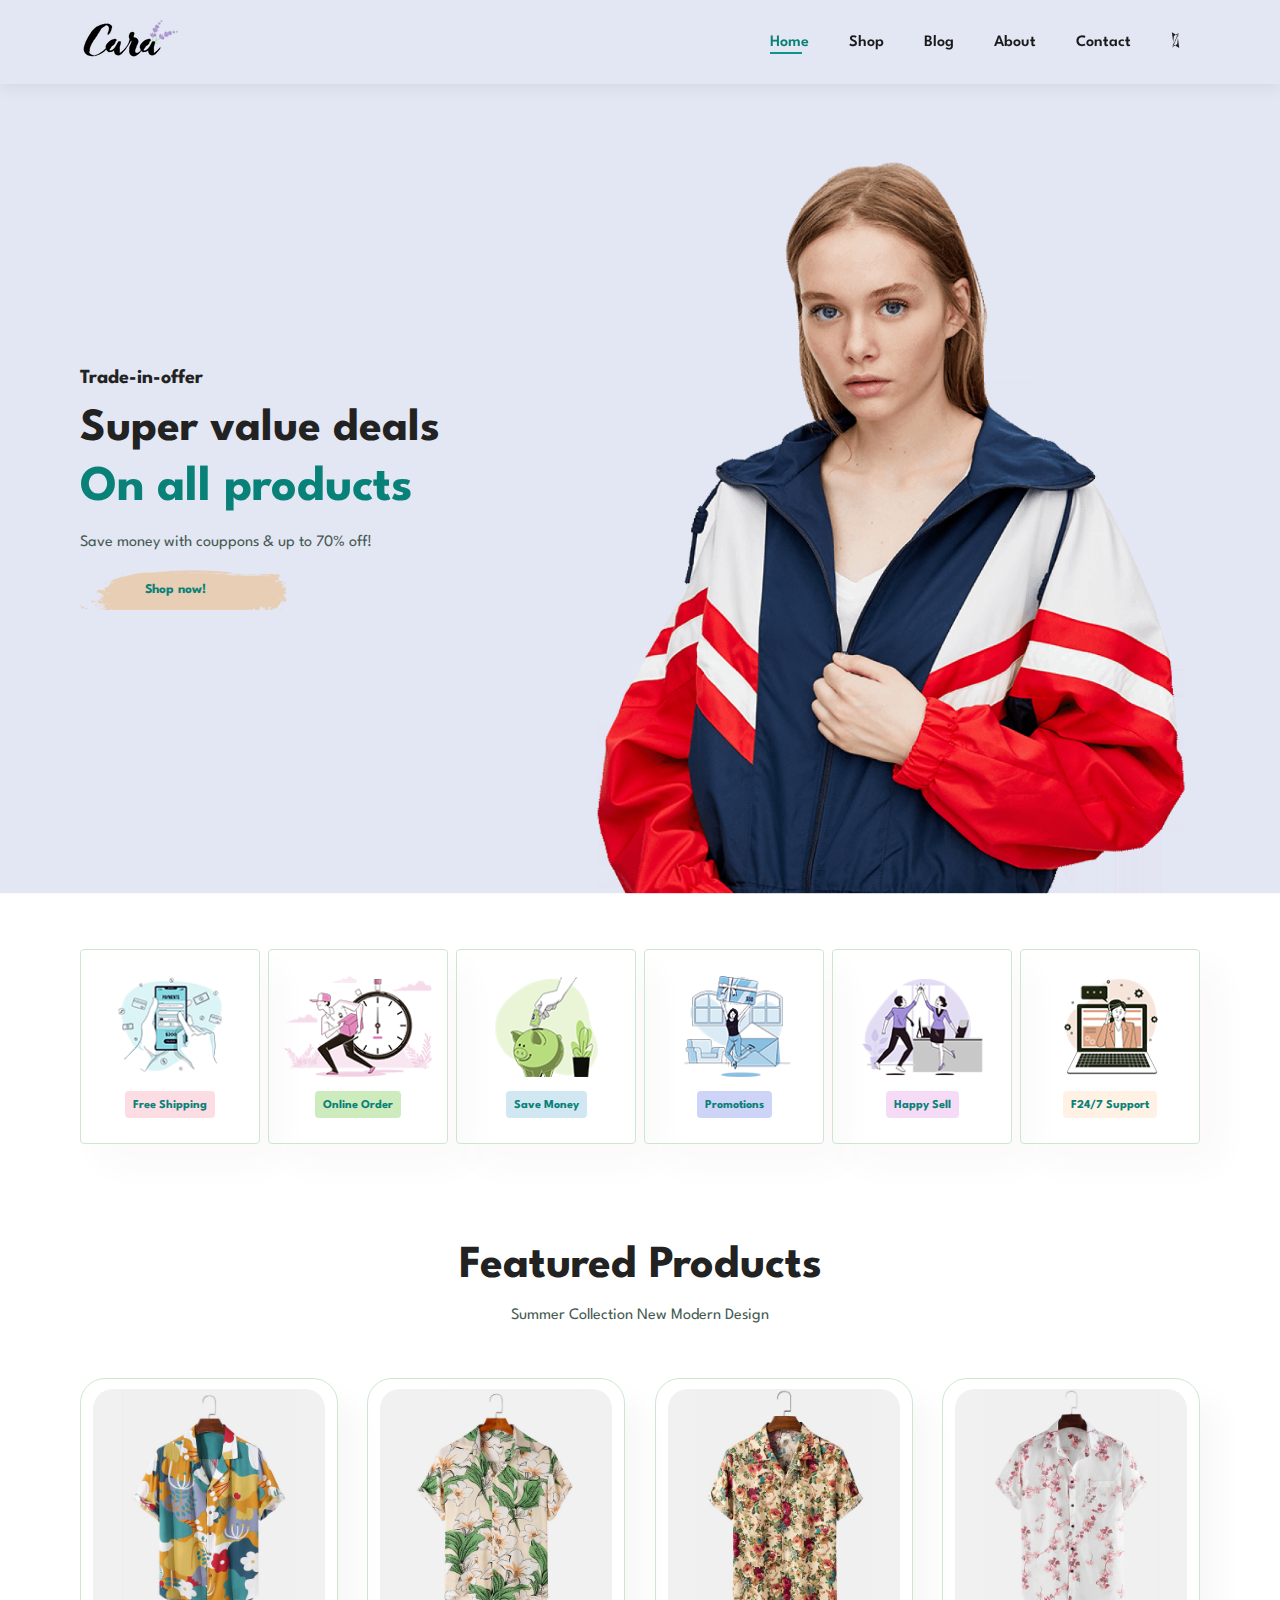
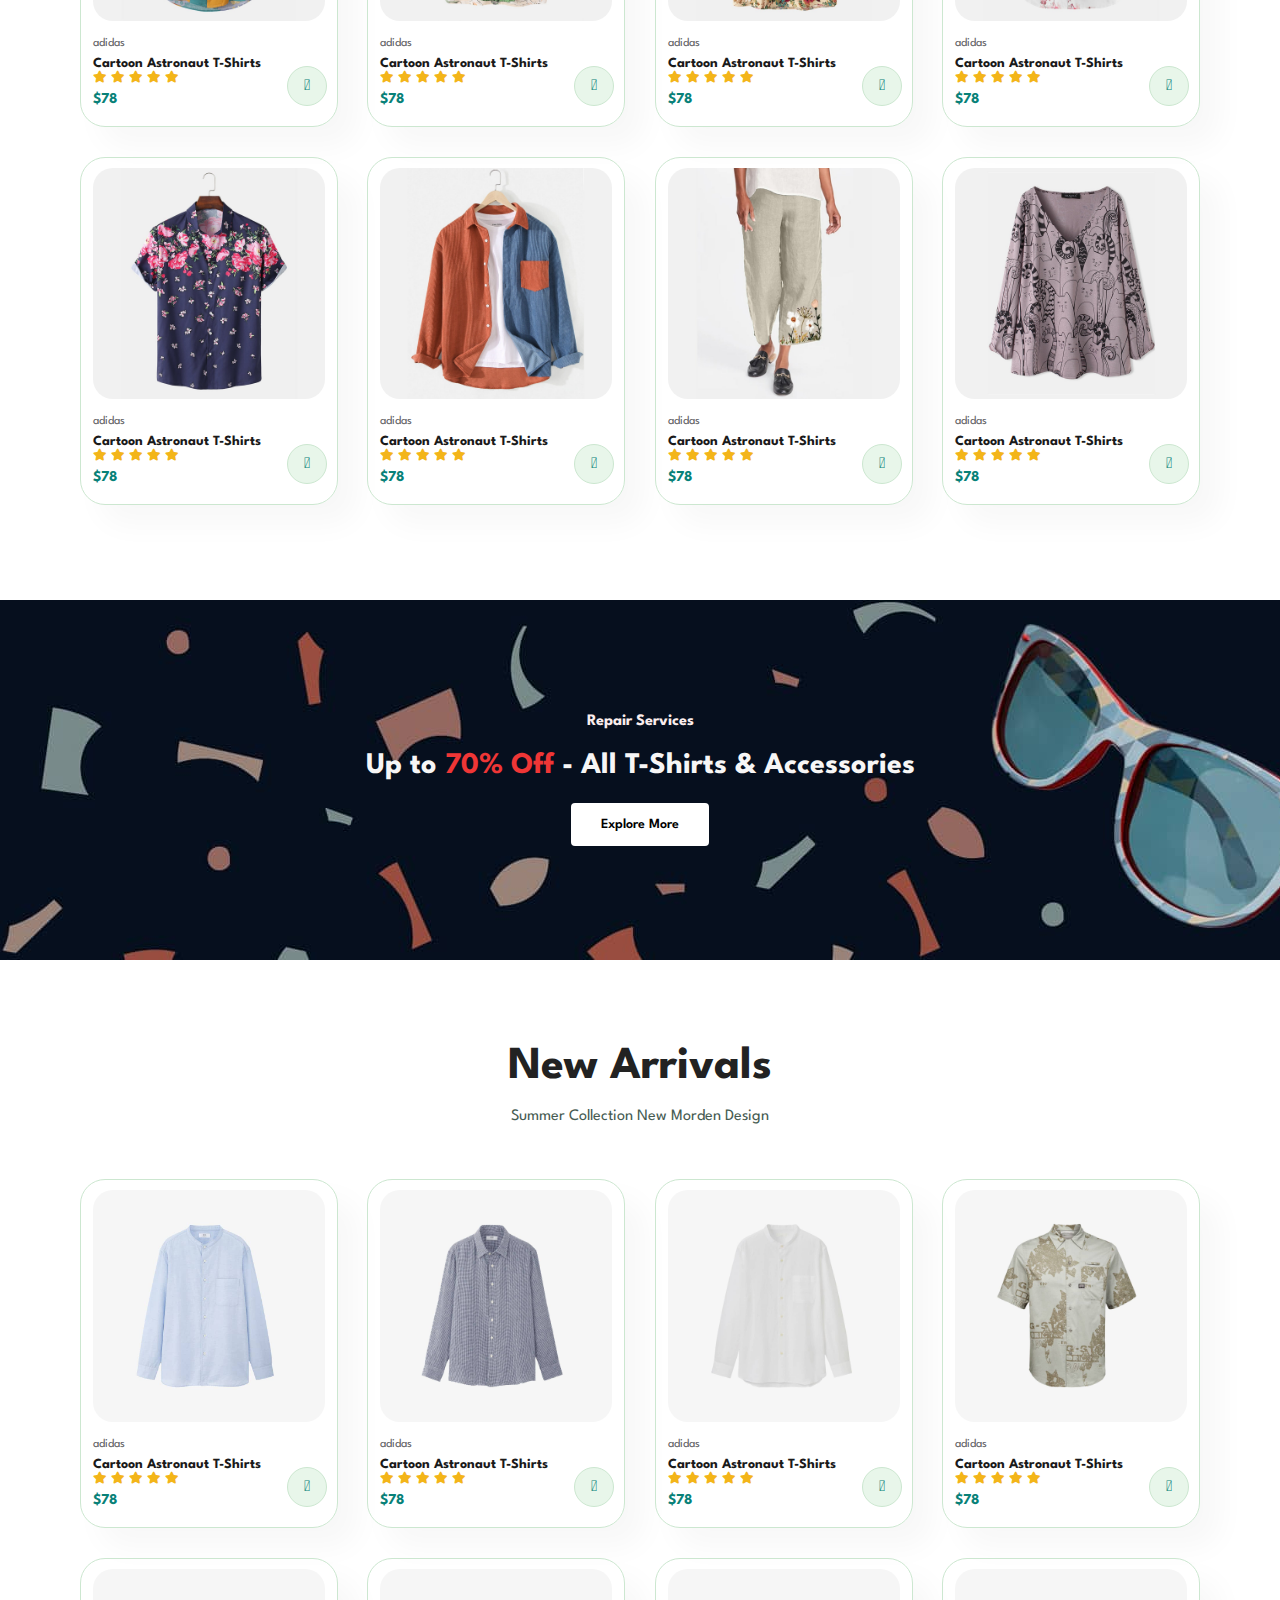
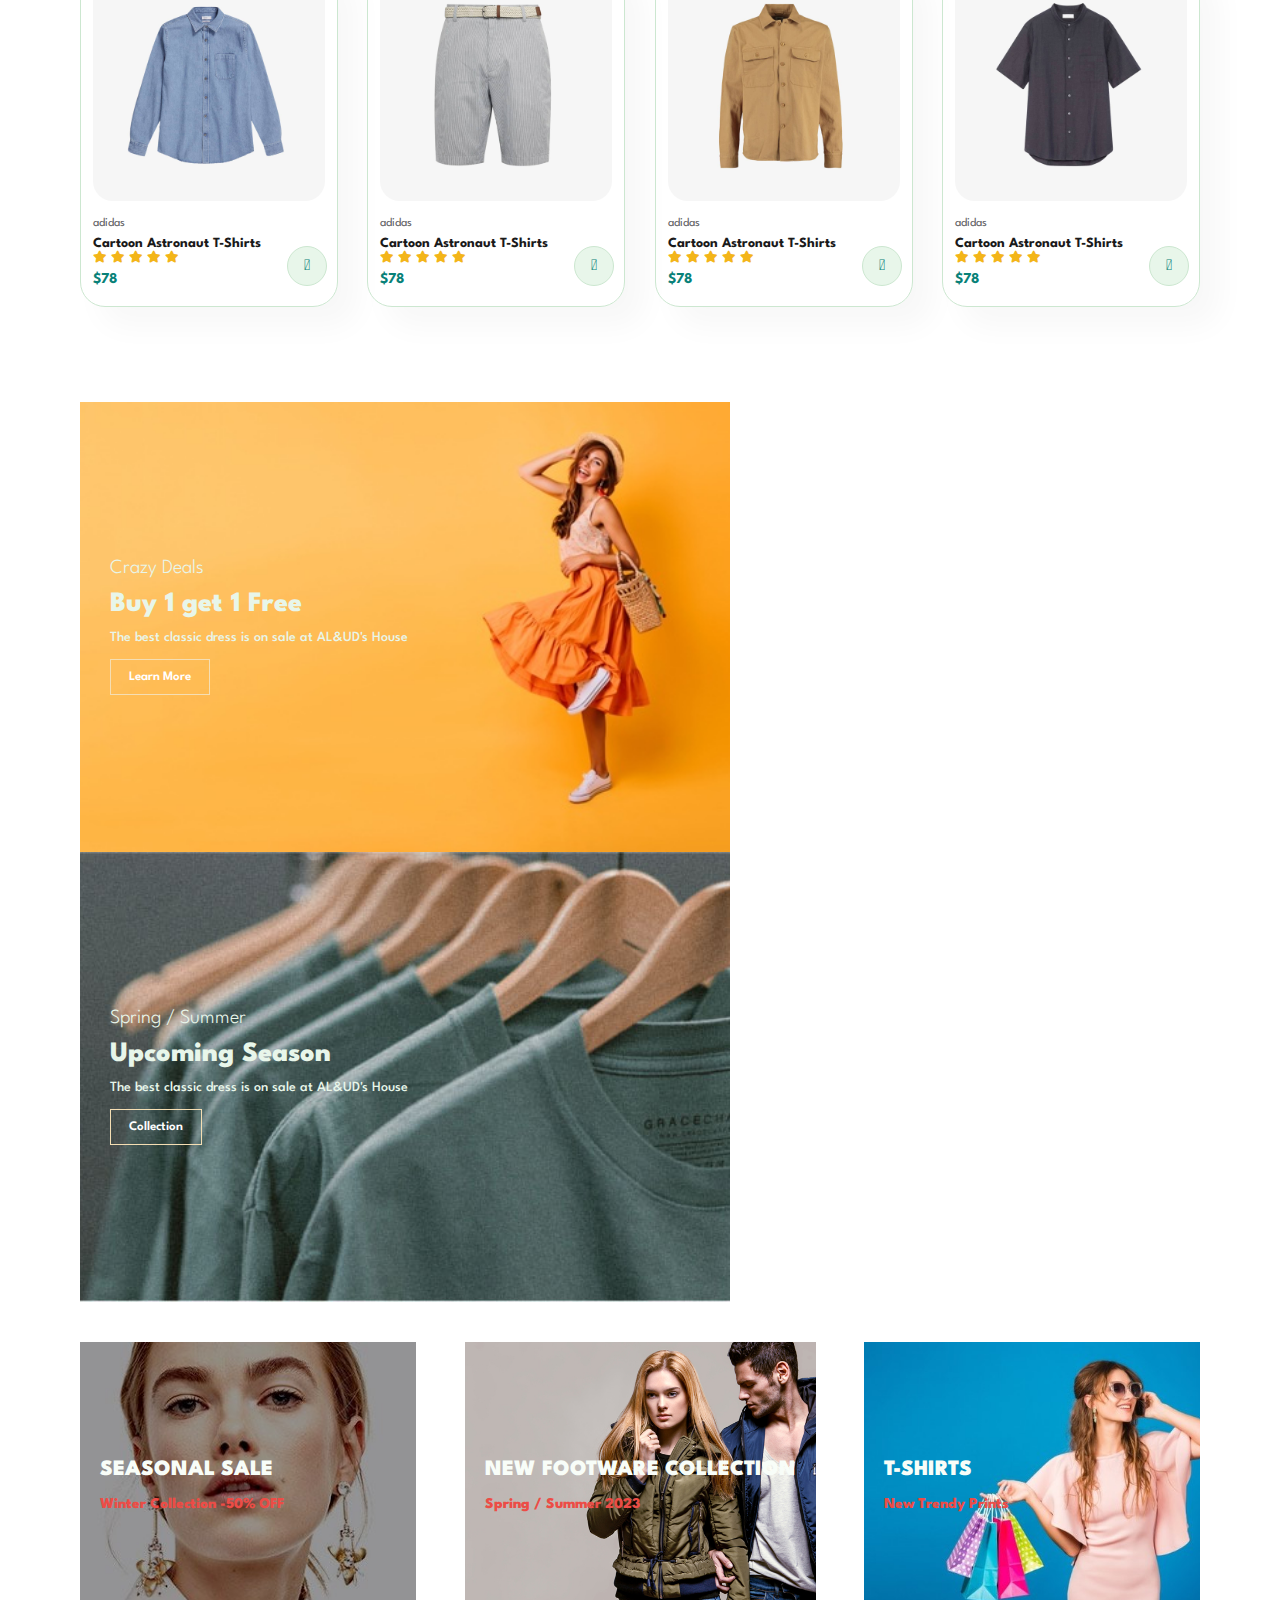
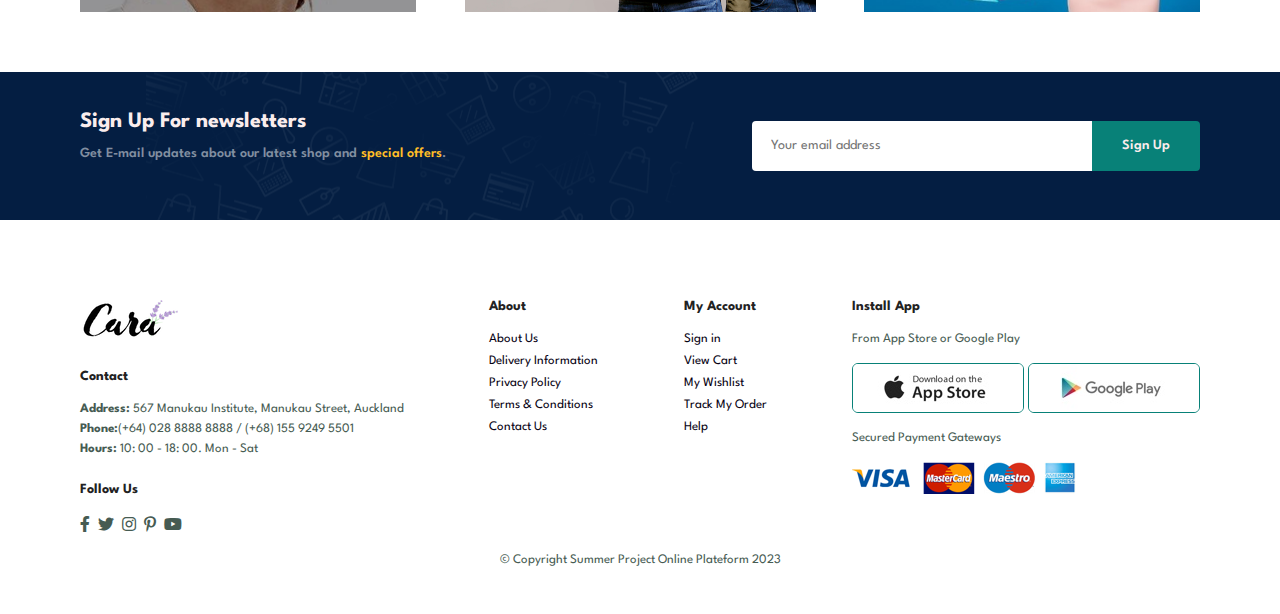
<file: index.html>
<!DOCTYPE html>
<html lang="en">

<head>
    <meta charset="UTF-8">
    <meta http-equiv="X-UA-Compatible" content="IE=edge">
    <meta name="viewport" content="width=device-width, initial-scale=1.0">
    <title>Project Ecommerce Shop Center</title>

    <link rel="stylesheet" href="https://pro.fontawesome.com/releases/v5.15.4/css/all.css" />
    <link rel="stylesheet" href="style.css">
</head>

<body>

    <!------ Testing -------- 
        <h1>Heading 1 Example</h1>
        <h2>Heading 2 Example</h2>
        <h3>Heading 3 Example</h3>
        <h4>Heading 4 Example</h4>
        <h5>Heading 5 Example</h5>
        <h6>Heading 6 Example</h6>

        <p>Paragraph Example</p> -->

    <section id="header">
        <a href="#">
            <img src="img/logo.png" class="logo" alt="Our logo"></a>
        <div>
            <ul id="navbar">
                <li><a class="active" href="index.html">Home</a></li>
                <li><a href="shop.html">Shop</a></li>
                <li><a href="blog.html">Blog</a></li>
                <li><a href="about.html">About</a></li>
                <li><a href="contact.html">Contact</a></li>
                <li id="lg-bag"><a href="cart.html"><i class="fad fa-shopping-cart"
                            style="--fa-primary-color: #2a65cb; --fa-secondary-color: #2a65cb; font-size: 24px"></i></a></li>

                <a href="#" id="close"><i class="far fa-times"></i></a>
            </ul>
        </div>

        <div id="mobile">
            <a href="cart.html"><i class="fad fa-shopping-cart cart"
                    style="--fa-primary-color: #2a65cb; --fa-secondary-color: #2a65cb; font-size: 24px"></i></a>   
            <i id="bar" class="fas fa-outdent"></i>
        </div>
    </section>

    <section id="hero">
        <h4>Trade-in-offer</h4>
        <h2>Super value deals</h2>
        <h1>On all products</h1>
        <p>Save money with couppons & up to 70% off! </p>
        <button>Shop now!</button>
    </section>

    <section id="features" class="section-p1">
        <div class="fe-box">
            <img src="img/features/f1.png" alt="first feature">
            <h6>Free Shipping</h6>
        </div>
        <div class="fe-box">
            <img src="img/features/f2.png" alt="first feature">
            <h6>Online Order</h6>
        </div>
        <div class="fe-box">
            <img src="img/features/f3.png" alt="first feature">
            <h6>Save Money</h6>
        </div>
        <div class="fe-box">
            <img src="img/features/f4.png" alt="first feature">
            <h6>Promotions</h6>
        </div>
        <div class="fe-box">
            <img src="img/features/f5.png" alt="first feature">
            <h6>Happy Sell</h6>
        </div>
        <div class="fe-box">
            <img src="img/features/f6.png" alt="first feature">
            <h6>F24/7 Support</h6>
        </div>

    </section>

    <section id="product1" class="section-p1">
        <h2>Featured Products</h2>
        <p>Summer Collection New Modern Design</p>
        <div class="pro-container">
            <div class="pro">
                <img src="img/products/f1.jpg" alt="1st Product">
                <div class="des">
                    <span>adidas</span>
                    <h5>Cartoon Astronaut T-Shirts</h5>
                    <div class="star">
                        <i class="fas fa-star"></i>
                        <i class="fas fa-star"></i>
                        <i class="fas fa-star"></i>
                        <i class="fas fa-star"></i>
                        <i class="fas fa-star"></i>
                    </div>

                    <h4>$78</h4>
                </div>
                <a href="#"><i class="fal fa-shopping-cart cart"></i></a>
            </div>
            <div class="pro">
                <img src="img/products/f2.jpg" alt="1st Product">
                <div class="des">
                    <span>adidas</span>
                    <h5>Cartoon Astronaut T-Shirts</h5>
                    <div class="star">
                        <i class="fas fa-star"></i>
                        <i class="fas fa-star"></i>
                        <i class="fas fa-star"></i>
                        <i class="fas fa-star"></i>
                        <i class="fas fa-star"></i>
                    </div>

                    <h4>$78</h4>
                </div>
                <a href="#"><i class="fal fa-shopping-cart cart"></i></a>
            </div>
            <div class="pro">
                <img src="img/products/f3.jpg" alt="1st Product">
                <div class="des">
                    <span>adidas</span>
                    <h5>Cartoon Astronaut T-Shirts</h5>
                    <div class="star">
                        <i class="fas fa-star"></i>
                        <i class="fas fa-star"></i>
                        <i class="fas fa-star"></i>
                        <i class="fas fa-star"></i>
                        <i class="fas fa-star"></i>
                    </div>

                    <h4>$78</h4>
                </div>
                <a href="#"><i class="fal fa-shopping-cart cart"></i></a>
            </div>
            <div class="pro">
                <img src="img/products/f4.jpg" alt="1st Product">
                <div class="des">
                    <span>adidas</span>
                    <h5>Cartoon Astronaut T-Shirts</h5>
                    <div class="star">
                        <i class="fas fa-star"></i>
                        <i class="fas fa-star"></i>
                        <i class="fas fa-star"></i>
                        <i class="fas fa-star"></i>
                        <i class="fas fa-star"></i>
                    </div>

                    <h4>$78</h4>
                </div>
                <a href="#"><i class="fal fa-shopping-cart cart"></i></a>
            </div>
            <div class="pro">
                <img src="img/products/f5.jpg" alt="1st Product">
                <div class="des">
                    <span>adidas</span>
                    <h5>Cartoon Astronaut T-Shirts</h5>
                    <div class="star">
                        <i class="fas fa-star"></i>
                        <i class="fas fa-star"></i>
                        <i class="fas fa-star"></i>
                        <i class="fas fa-star"></i>
                        <i class="fas fa-star"></i>
                    </div>

                    <h4>$78</h4>
                </div>
                <a href="#"><i class="fal fa-shopping-cart cart"></i></a>
            </div>
            <div class="pro">
                <img src="img/products/f6.jpg" alt="1st Product">
                <div class="des">
                    <span>adidas</span>
                    <h5>Cartoon Astronaut T-Shirts</h5>
                    <div class="star">
                        <i class="fas fa-star"></i>
                        <i class="fas fa-star"></i>
                        <i class="fas fa-star"></i>
                        <i class="fas fa-star"></i>
                        <i class="fas fa-star"></i>
                    </div>

                    <h4>$78</h4>
                </div>
                <a href="#"><i class="fal fa-shopping-cart cart"></i></a>
            </div>
            <div class="pro">
                <img src="img/products/f7.jpg" alt="1st Product">
                <div class="des">
                    <span>adidas</span>
                    <h5>Cartoon Astronaut T-Shirts</h5>
                    <div class="star">
                        <i class="fas fa-star"></i>
                        <i class="fas fa-star"></i>
                        <i class="fas fa-star"></i>
                        <i class="fas fa-star"></i>
                        <i class="fas fa-star"></i>
                    </div>

                    <h4>$78</h4>
                </div>
                <a href="#"><i class="fal fa-shopping-cart cart"></i></a>
            </div>
            <div class="pro">
                <img src="img/products/f8.jpg" alt="1st Product">
                <div class="des">
                    <span>adidas</span>
                    <h5>Cartoon Astronaut T-Shirts</h5>
                    <div class="star">
                        <i class="fas fa-star"></i>
                        <i class="fas fa-star"></i>
                        <i class="fas fa-star"></i>
                        <i class="fas fa-star"></i>
                        <i class="fas fa-star"></i>
                    </div>

                    <h4>$78</h4>
                </div>
                <a href="#"><i class="fal fa-shopping-cart cart"></i></a>
            </div>
        </div>

    </section>

    <section id="banner" class="section-m1">
        <h4>Repair Services</h4>
        <h2>Up to <span>70% Off</span> - All T-Shirts & Accessories</h2>
        <button class="normal">Explore More</button>
    </section>

    <section id="product1" class="section-p1">
        <h2>New Arrivals</h2>
        <p>Summer Collection New Morden Design</p>
        <div class="pro-container">
            <div class="pro">
                <img src="img/products/n1.jpg" alt="2nd Product">
                <div class="des">
                    <span>adidas</span>
                    <h5>Cartoon Astronaut T-Shirts</h5>
                    <div class="star">
                        <i class="fas fa-star"></i>
                        <i class="fas fa-star"></i>
                        <i class="fas fa-star"></i>
                        <i class="fas fa-star"></i>
                        <i class="fas fa-star"></i>
                    </div>

                    <h4>$78</h4>
                </div>
                <a href="#"><i class="fal fa-shopping-cart cart"></i></a>
            </div>
            <div class="pro">
                <img src="img/products/n2.jpg" alt="1st Product">
                <div class="des">
                    <span>adidas</span>
                    <h5>Cartoon Astronaut T-Shirts</h5>
                    <div class="star">
                        <i class="fas fa-star"></i>
                        <i class="fas fa-star"></i>
                        <i class="fas fa-star"></i>
                        <i class="fas fa-star"></i>
                        <i class="fas fa-star"></i>
                    </div>

                    <h4>$78</h4>
                </div>
                <a href="#"><i class="fal fa-shopping-cart cart"></i></a>
            </div>
            <div class="pro">
                <img src="img/products/n3.jpg" alt="1st Product">
                <div class="des">
                    <span>adidas</span>
                    <h5>Cartoon Astronaut T-Shirts</h5>
                    <div class="star">
                        <i class="fas fa-star"></i>
                        <i class="fas fa-star"></i>
                        <i class="fas fa-star"></i>
                        <i class="fas fa-star"></i>
                        <i class="fas fa-star"></i>
                    </div>

                    <h4>$78</h4>
                </div>
                <a href="#"><i class="fal fa-shopping-cart cart"></i></a>
            </div>
            <div class="pro">
                <img src="img/products/n4.jpg" alt="1st Product">
                <div class="des">
                    <span>adidas</span>
                    <h5>Cartoon Astronaut T-Shirts</h5>
                    <div class="star">
                        <i class="fas fa-star"></i>
                        <i class="fas fa-star"></i>
                        <i class="fas fa-star"></i>
                        <i class="fas fa-star"></i>
                        <i class="fas fa-star"></i>
                    </div>

                    <h4>$78</h4>
                </div>
                <a href="#"><i class="fal fa-shopping-cart cart"></i></a>
            </div>
            <div class="pro">
                <img src="img/products/n5.jpg" alt="1st Product">
                <div class="des">
                    <span>adidas</span>
                    <h5>Cartoon Astronaut T-Shirts</h5>
                    <div class="star">
                        <i class="fas fa-star"></i>
                        <i class="fas fa-star"></i>
                        <i class="fas fa-star"></i>
                        <i class="fas fa-star"></i>
                        <i class="fas fa-star"></i>
                    </div>

                    <h4>$78</h4>
                </div>
                <a href="#"><i class="fal fa-shopping-cart cart"></i></a>
            </div>
            <div class="pro">
                <img src="img/products/n6.jpg" alt="1st Product">
                <div class="des">
                    <span>adidas</span>
                    <h5>Cartoon Astronaut T-Shirts</h5>
                    <div class="star">
                        <i class="fas fa-star"></i>
                        <i class="fas fa-star"></i>
                        <i class="fas fa-star"></i>
                        <i class="fas fa-star"></i>
                        <i class="fas fa-star"></i>
                    </div>

                    <h4>$78</h4>
                </div>
                <a href="#"><i class="fal fa-shopping-cart cart"></i></a>
            </div>
            <div class="pro">
                <img src="img/products/n7.jpg" alt="1st Product">
                <div class="des">
                    <span>adidas</span>
                    <h5>Cartoon Astronaut T-Shirts</h5>
                    <div class="star">
                        <i class="fas fa-star"></i>
                        <i class="fas fa-star"></i>
                        <i class="fas fa-star"></i>
                        <i class="fas fa-star"></i>
                        <i class="fas fa-star"></i>
                    </div>

                    <h4>$78</h4>
                </div>
                <a href="#"><i class="fal fa-shopping-cart cart"></i></a>
            </div>
            <div class="pro">
                <img src="img/products/n8.jpg" alt="1st Product">
                <div class="des">
                    <span>adidas</span>
                    <h5>Cartoon Astronaut T-Shirts</h5>
                    <div class="star">
                        <i class="fas fa-star"></i>
                        <i class="fas fa-star"></i>
                        <i class="fas fa-star"></i>
                        <i class="fas fa-star"></i>
                        <i class="fas fa-star"></i>
                    </div>

                    <h4>$78</h4>
                </div>
                <a href="#"><i class="fal fa-shopping-cart cart"></i></a>
            </div>
        </div>

    </section>

    <section id="sm-banner" class="section-p1">
        <div class="banner-box">
            <h4>Crazy Deals</h4>
            <h2>Buy 1 get 1 Free</h2>
            <span>The best classic dress is on sale at AL&UD's House</span>
            <button class="white">Learn More</button>
        </div>
        <div class="banner-box banner-box2">
            <h4>Spring / Summer</h4>
            <h2>Upcoming Season</h2>
            <span>The best classic dress is on sale at AL&UD's House</span>
            <button class="white">Collection</button>
        </div>

    </section>

    <section id="banner3">
        <div class="banner-box">
            <h2>SEASONAL SALE</h2>
            <H3>Winter Collection -50% OFF</H3>

        </div>
        <div class="banner-box banner-box2">
            <h2>NEW FOOTWARE COLLECTION</h2>
            <H3>Spring / Summer 2023</H3>

        </div>
        <div class="banner-box banner-box3">
            <h2>T-SHIRTS</h2>
            <H3>New Trendy Prints</H3>

        </div>
    </section>

    <section id="newsletter" class="section-p1 section-m1">
        <div class="newstext">
            <h4>Sign Up For newsletters</h4>
            <p>Get E-mail updates about our latest shop and <span>special offers</span>.</p>
        </div>

        <div class="form">
            <input type="text" placeholder="Your email address">
            <button class="normal">Sign Up</button>
        </div>

    </section>

    <footer class="section-p1">
        <div class="col">
            <img class="logo" src="img/logo.png" alt="Our Logo">
            <h4>Contact</h4>
            <p><strong>Address:</strong> 567 Manukau Institute, Manukau Street, Auckland</p>
            <p><strong>Phone:</strong>(+64) 028 8888 8888 / (+68) 155 9249 5501</p>
            <p><strong>Hours:</strong> 10: 00 - 18: 00. Mon - Sat</p>
            <!-- <br> -->

            <div class="follow">
                <h4>Follow Us</h4>
                <div class="icon">
                    <i class="fab fa-facebook-f"></i>
                    <i class="fab fa-twitter"></i>
                    <i class="fab fa-instagram"></i>
                    <i class="fab fa-pinterest-p"></i>
                    <i class="fab fa-youtube"></i>
                </div>
            </div>
        </div>

        <div class="col">
            <h4>About</h4>
            <a href="#">About Us</a>
            <a href="#">Delivery Information</a>
            <a href="#">Privacy Policy</a>
            <a href="#">Terms & Conditions</a>
            <a href="#">Contact Us</a>
        </div>

        <div class="col">
            <h4>My Account</h4>
            <a href="#">Sign in</a>
            <a href="#">View Cart</a>
            <a href="#">My Wishlist</a>
            <a href="#">Track My Order</a>
            <a href="#">Help</a>
        </div>

        <div class="col install">
            <h4>Install App</h4>
            <p>From App Store or Google Play</p>
            <div class="row">
                <img src="img/pay/app.jpg" alt="Apple Download">
                <img src="img/pay/play.jpg" alt="Google Download">
            </div>
            <p>Secured Payment Gateways</p>
            <img src="img/pay/pay.png" alt="Payment methods">
        </div>

        <div class="copyright">
            <p>&copy; Copyright Summer Project Online Plateform 2023</p>

        </div>
    </footer>

    <script src="script.js"></script>
</body>

</html>
</file>
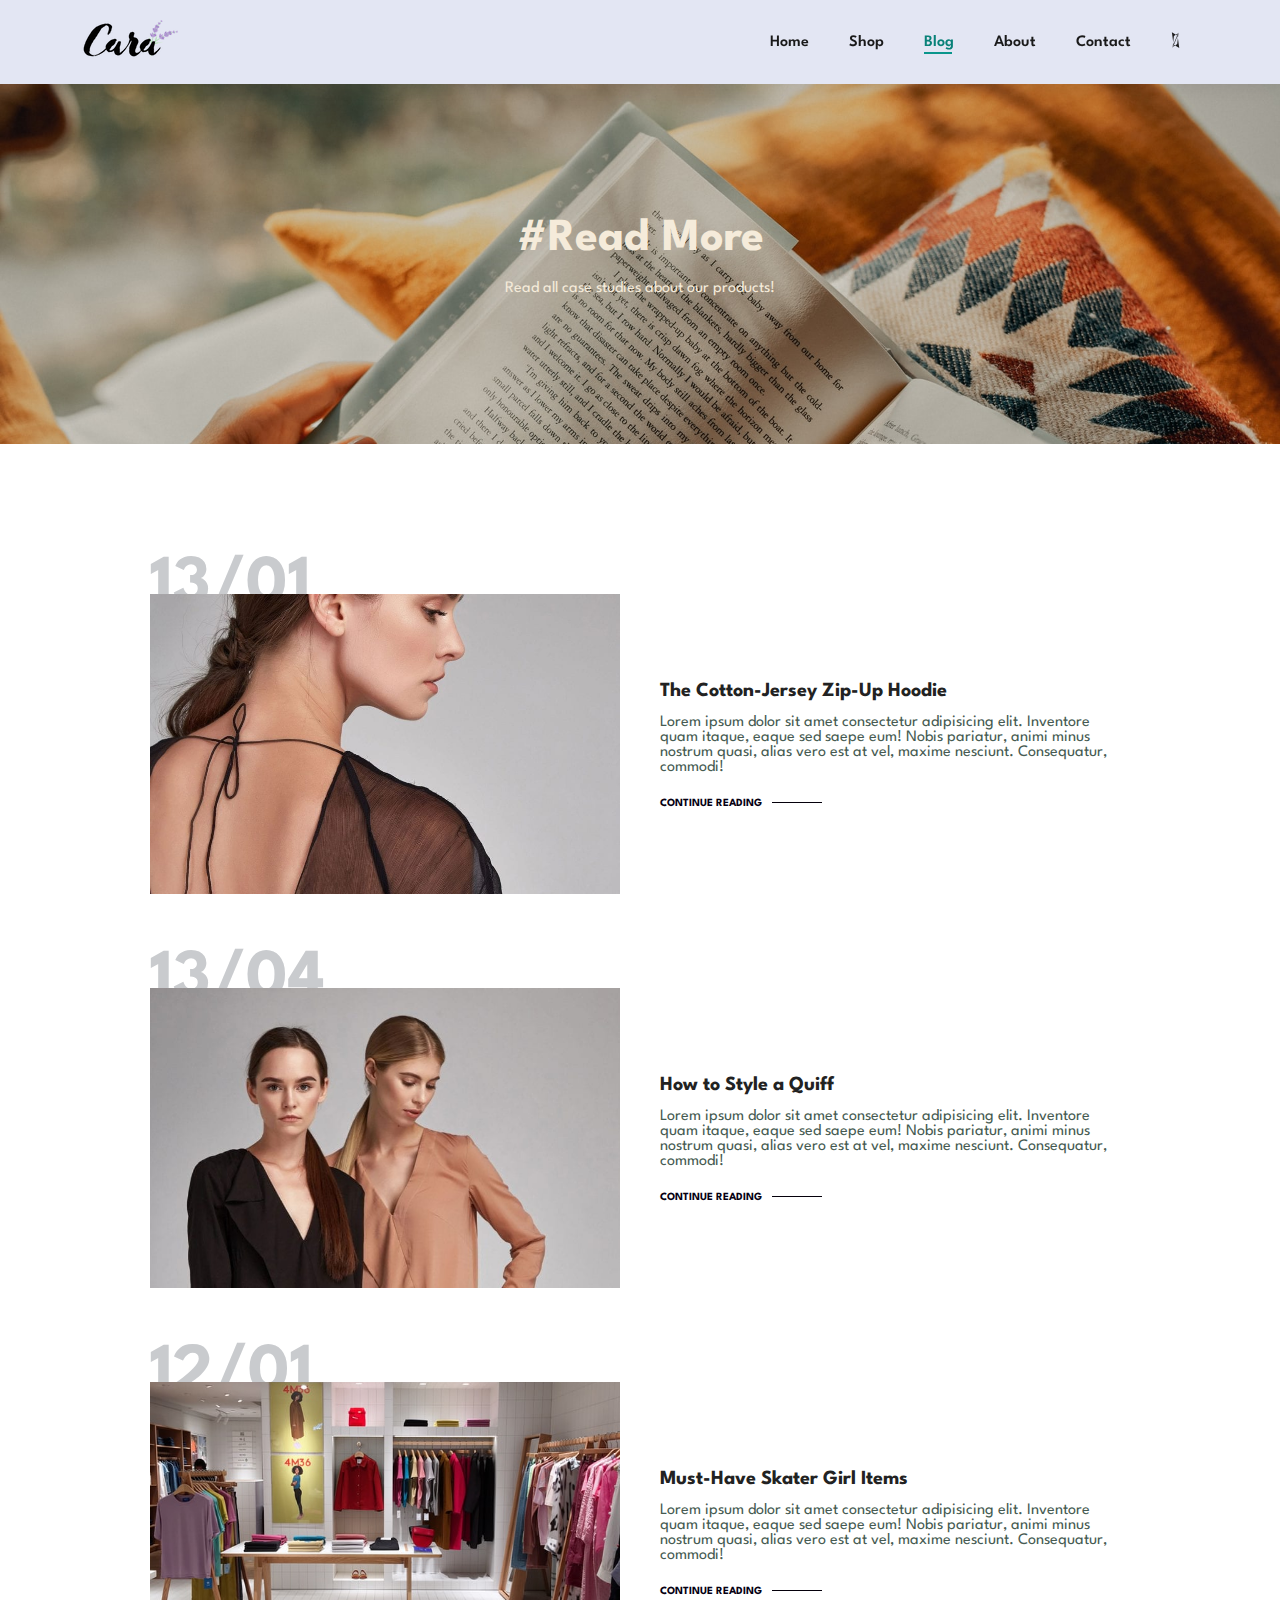
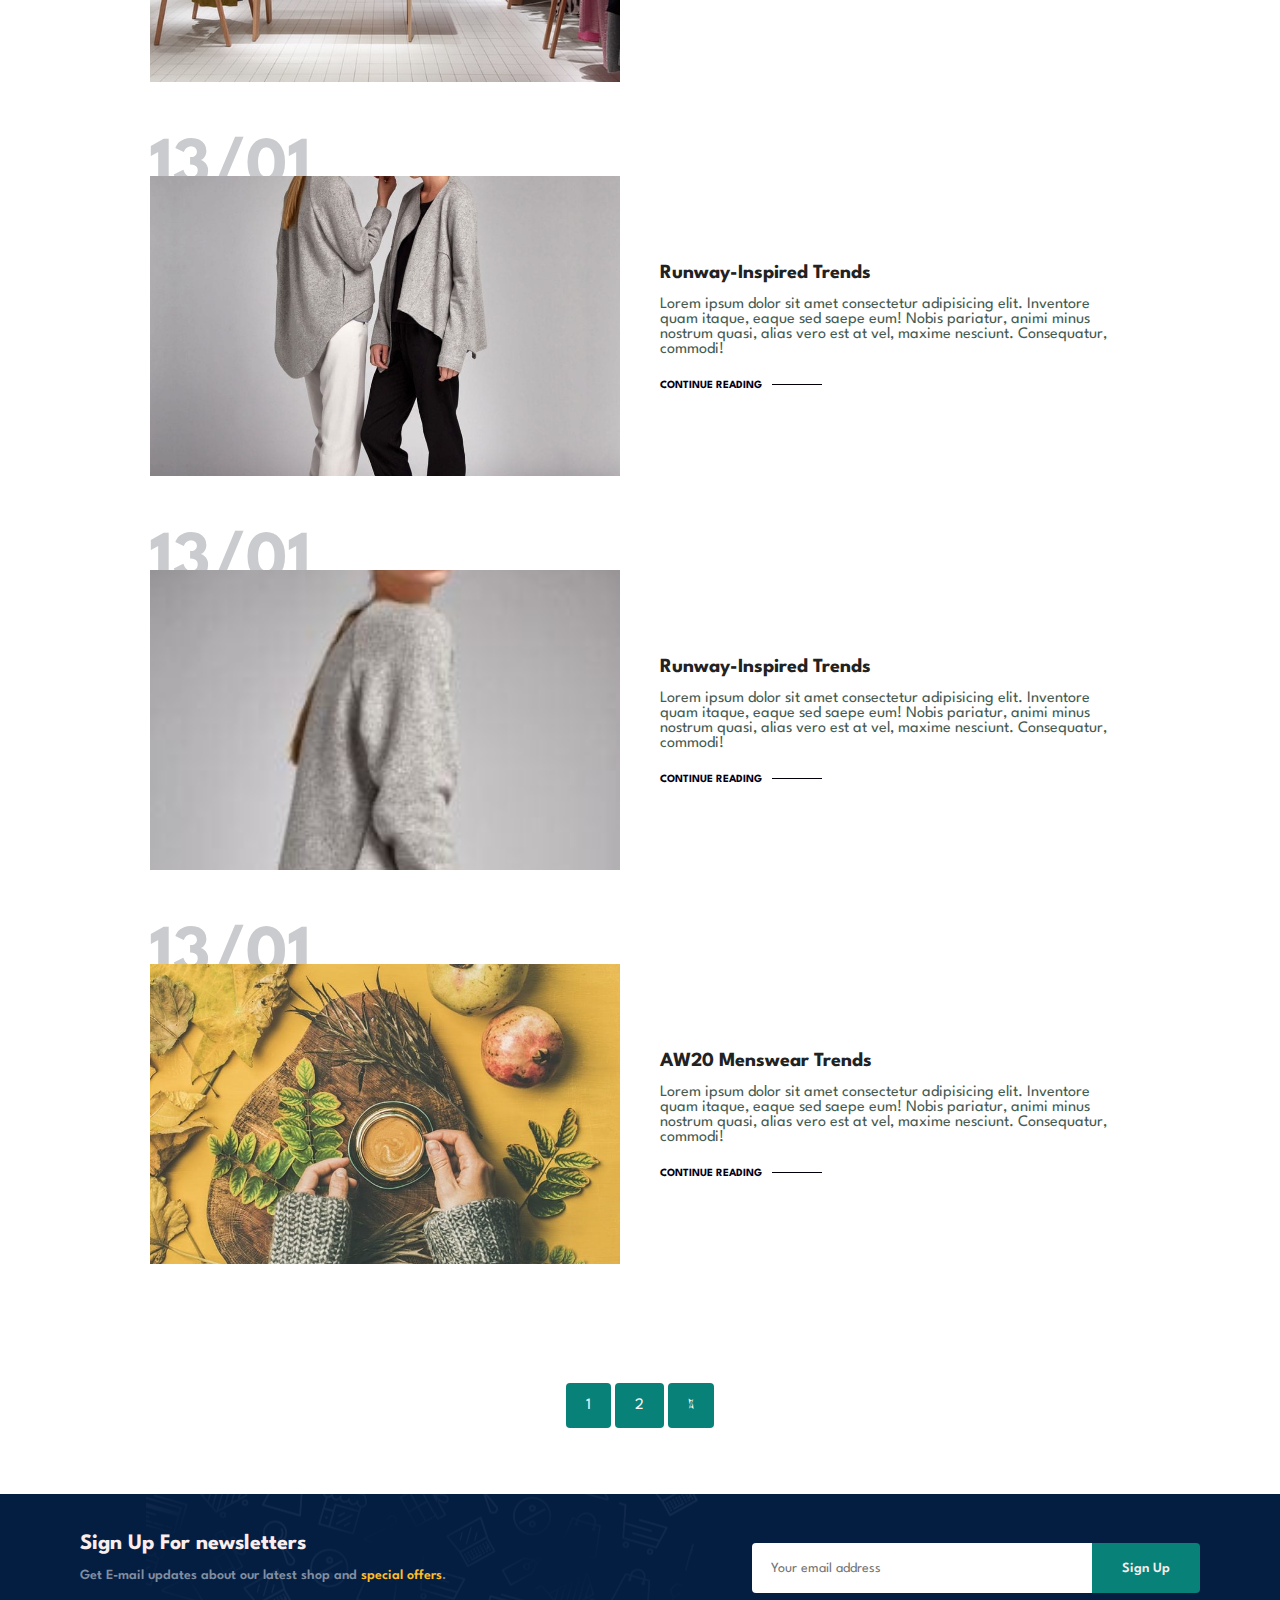
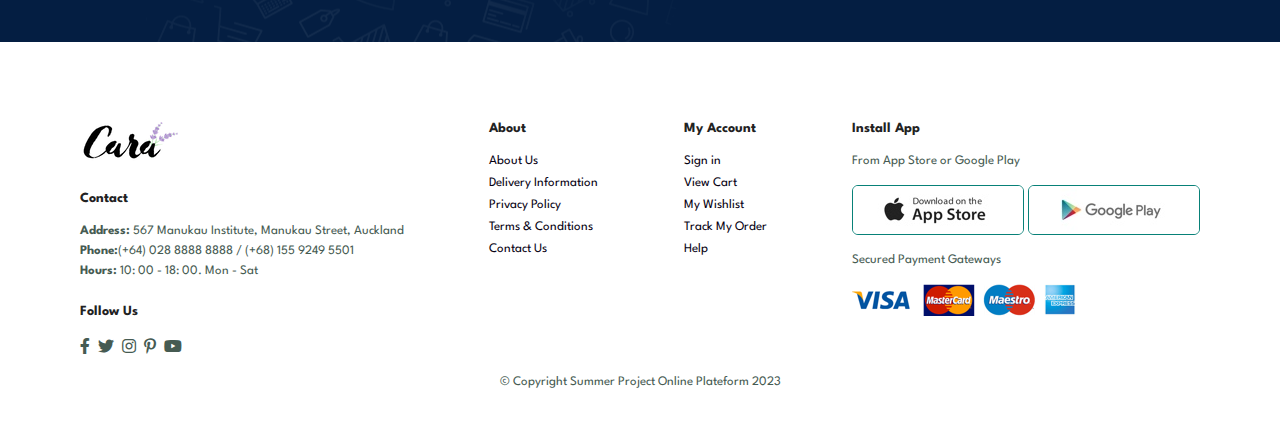
<file: blog.html>
<!DOCTYPE html>
<html lang="en">

<head>
    <meta charset="UTF-8">
    <meta http-equiv="X-UA-Compatible" content="IE=edge">
    <meta name="viewport" content="width=device-width, initial-scale=1.0">
    <title>Project Ecommerce Shop Center</title>

    <link rel="stylesheet" href="https://pro.fontawesome.com/releases/v5.15.4/css/all.css" />
    <link rel="stylesheet" href="style.css">
</head>

<body>

    <section id="header">
        <a href="#">
            <img src="img/logo.png" class="logo" alt="Our logo"></a>
        <div>
            <ul id="navbar">
                <li><a href="index.html">Home</a></li>
                <li><a href="shop.html">Shop</a></li>
                <li><a class="active" href="blog.html">Blog</a></li>
                <li><a href="about.html">About</a></li>
                <li><a href="contact.html">Contact</a></li>
                <li id="lg-bag"><a href="cart.html"><i class="fad fa-shopping-cart"
                            style="--fa-primary-color: #2a65cb; --fa-secondary-color: #2a65cb; font-size: 24px"></i></a>
                </li>

                <a href="#" id="close"><i class="far fa-times"></i></a>
            </ul>
        </div>

        <div id="mobile">
            <a href="cart.html"><i class="fad fa-shopping-cart cart"
                    style="--fa-primary-color: #2a65cb; --fa-secondary-color: #2a65cb; font-size: 24px"></i></a>
            <i id="bar" class="fas fa-outdent"></i>
        </div>

    </section>

    <section id="page-header" class="blog-header">
        <h2>#Read More</h2>
        <p>Read all case studies about our products! </p>
    </section>

    <section id="blog">
        <div class="blog-box">
            <div class="blog-img">
                <img src="img/blog/b1.jpg" alt="">
            </div>

            <div class="blog-details">
                <h4>The Cotton-Jersey Zip-Up Hoodie</h4>
                <p>Lorem ipsum dolor sit amet consectetur adipisicing elit. Inventore quam itaque, eaque sed saepe eum!
                    Nobis pariatur, animi minus nostrum quasi, alias vero est at vel, maxime nesciunt. Consequatur,
                    commodi!</p>
                <a href="#">CONTINUE READING</a>
            </div>

            <h1>13/01</h1>
        </div>
        <div class="blog-box">
            <div class="blog-img">
                <img src="img/blog/b2.jpg" alt="">
            </div>

            <div class="blog-details">
                <h4>How to Style a Quiff</h4>
                <p>Lorem ipsum dolor sit amet consectetur adipisicing elit. Inventore quam itaque, eaque sed saepe eum!
                    Nobis pariatur, animi minus nostrum quasi, alias vero est at vel, maxime nesciunt. Consequatur,
                    commodi!</p>
                <a href="#">CONTINUE READING</a>
            </div>

            <h1>13/04</h1>
        </div>

        <div class="blog-box">
            <div class="blog-img">
                <img src="img/blog/b3.jpg" alt="">
            </div>

            <div class="blog-details">
                <h4>Must-Have Skater Girl Items</h4>
                <p>Lorem ipsum dolor sit amet consectetur adipisicing elit. Inventore quam itaque, eaque sed saepe eum!
                    Nobis pariatur, animi minus nostrum quasi, alias vero est at vel, maxime nesciunt. Consequatur,
                    commodi!</p>
                <a href="#">CONTINUE READING</a>
            </div>

            <h1>12/01</h1>
        </div>

        <div class="blog-box">
            <div class="blog-img">
                <img src="img/blog/b4.jpg" alt="">
            </div>

            <div class="blog-details">
                <h4>Runway-Inspired Trends</h4>
                <p>Lorem ipsum dolor sit amet consectetur adipisicing elit. Inventore quam itaque, eaque sed saepe eum!
                    Nobis pariatur, animi minus nostrum quasi, alias vero est at vel, maxime nesciunt. Consequatur,
                    commodi!</p>
                <a href="#">CONTINUE READING</a>
            </div>

            <h1>13/01</h1>
        </div>

        <div class="blog-box">
            <div class="blog-img">
                <img src="img/blog/b5.jpg" alt="">
            </div>

            <div class="blog-details">
                <h4>Runway-Inspired Trends</h4>
                <p>Lorem ipsum dolor sit amet consectetur adipisicing elit. Inventore quam itaque, eaque sed saepe eum!
                    Nobis pariatur, animi minus nostrum quasi, alias vero est at vel, maxime nesciunt. Consequatur,
                    commodi!</p>
                <a href="#">CONTINUE READING</a>
            </div>

            <h1>13/01</h1>
        </div>

        <div class="blog-box">
            <div class="blog-img">
                <img src="img/blog/b6.jpg" alt="">
            </div>

            <div class="blog-details">
                <h4>AW20 Menswear Trends</h4>
                <p>Lorem ipsum dolor sit amet consectetur adipisicing elit. Inventore quam itaque, eaque sed saepe eum!
                    Nobis pariatur, animi minus nostrum quasi, alias vero est at vel, maxime nesciunt. Consequatur,
                    commodi!</p>
                <a href="#">CONTINUE READING</a>
            </div>

            <h1>13/01</h1>
        </div>
    </section>

    <section id="pagination" class="section-p1">
        <a href="#">1</a>
        <a href="#">2</a>
        <a href="#"><i class="fal fa-long-arrow-alt-right"></i></a>
    </section>

    <section id="newsletter" class="section-p1 section-m1">
        <div class="newstext">
            <h4>Sign Up For newsletters</h4>
            <p>Get E-mail updates about our latest shop and <span>special offers</span>.</p>
        </div>

        <div class="form">
            <input type="text" placeholder="Your email address">
            <button class="normal">Sign Up</button>
        </div>

    </section>

    <footer class="section-p1">
        <div class="col">
            <img class="logo" src="img/logo.png" alt="Our Logo">
            <h4>Contact</h4>
            <p><strong>Address:</strong> 567 Manukau Institute, Manukau Street, Auckland</p>
            <p><strong>Phone:</strong>(+64) 028 8888 8888 / (+68) 155 9249 5501</p>
            <p><strong>Hours:</strong> 10: 00 - 18: 00. Mon - Sat</p>
            <!-- <br> -->

            <div class="follow">
                <h4>Follow Us</h4>
                <div class="icon">
                    <i class="fab fa-facebook-f"></i>
                    <i class="fab fa-twitter"></i>
                    <i class="fab fa-instagram"></i>
                    <i class="fab fa-pinterest-p"></i>
                    <i class="fab fa-youtube"></i>
                </div>
            </div>
        </div>

        <div class="col">
            <h4>About</h4>
            <a href="#">About Us</a>
            <a href="#">Delivery Information</a>
            <a href="#">Privacy Policy</a>
            <a href="#">Terms & Conditions</a>
            <a href="#">Contact Us</a>
        </div>

        <div class="col">
            <h4>My Account</h4>
            <a href="#">Sign in</a>
            <a href="#">View Cart</a>
            <a href="#">My Wishlist</a>
            <a href="#">Track My Order</a>
            <a href="#">Help</a>
        </div>

        <div class="col install">
            <h4>Install App</h4>
            <p>From App Store or Google Play</p>
            <div class="row">
                <img src="img/pay/app.jpg" alt="Apple Download">
                <img src="img/pay/play.jpg" alt="Google Download">
            </div>
            <p>Secured Payment Gateways</p>
            <img src="img/pay/pay.png" alt="Payment methods">
        </div>

        <div class="copyright">
            <p>&copy; Copyright Summer Project Online Plateform 2023</p>

        </div>
    </footer>

    <script src="script.js"></script>
</body>

</html>
</file>
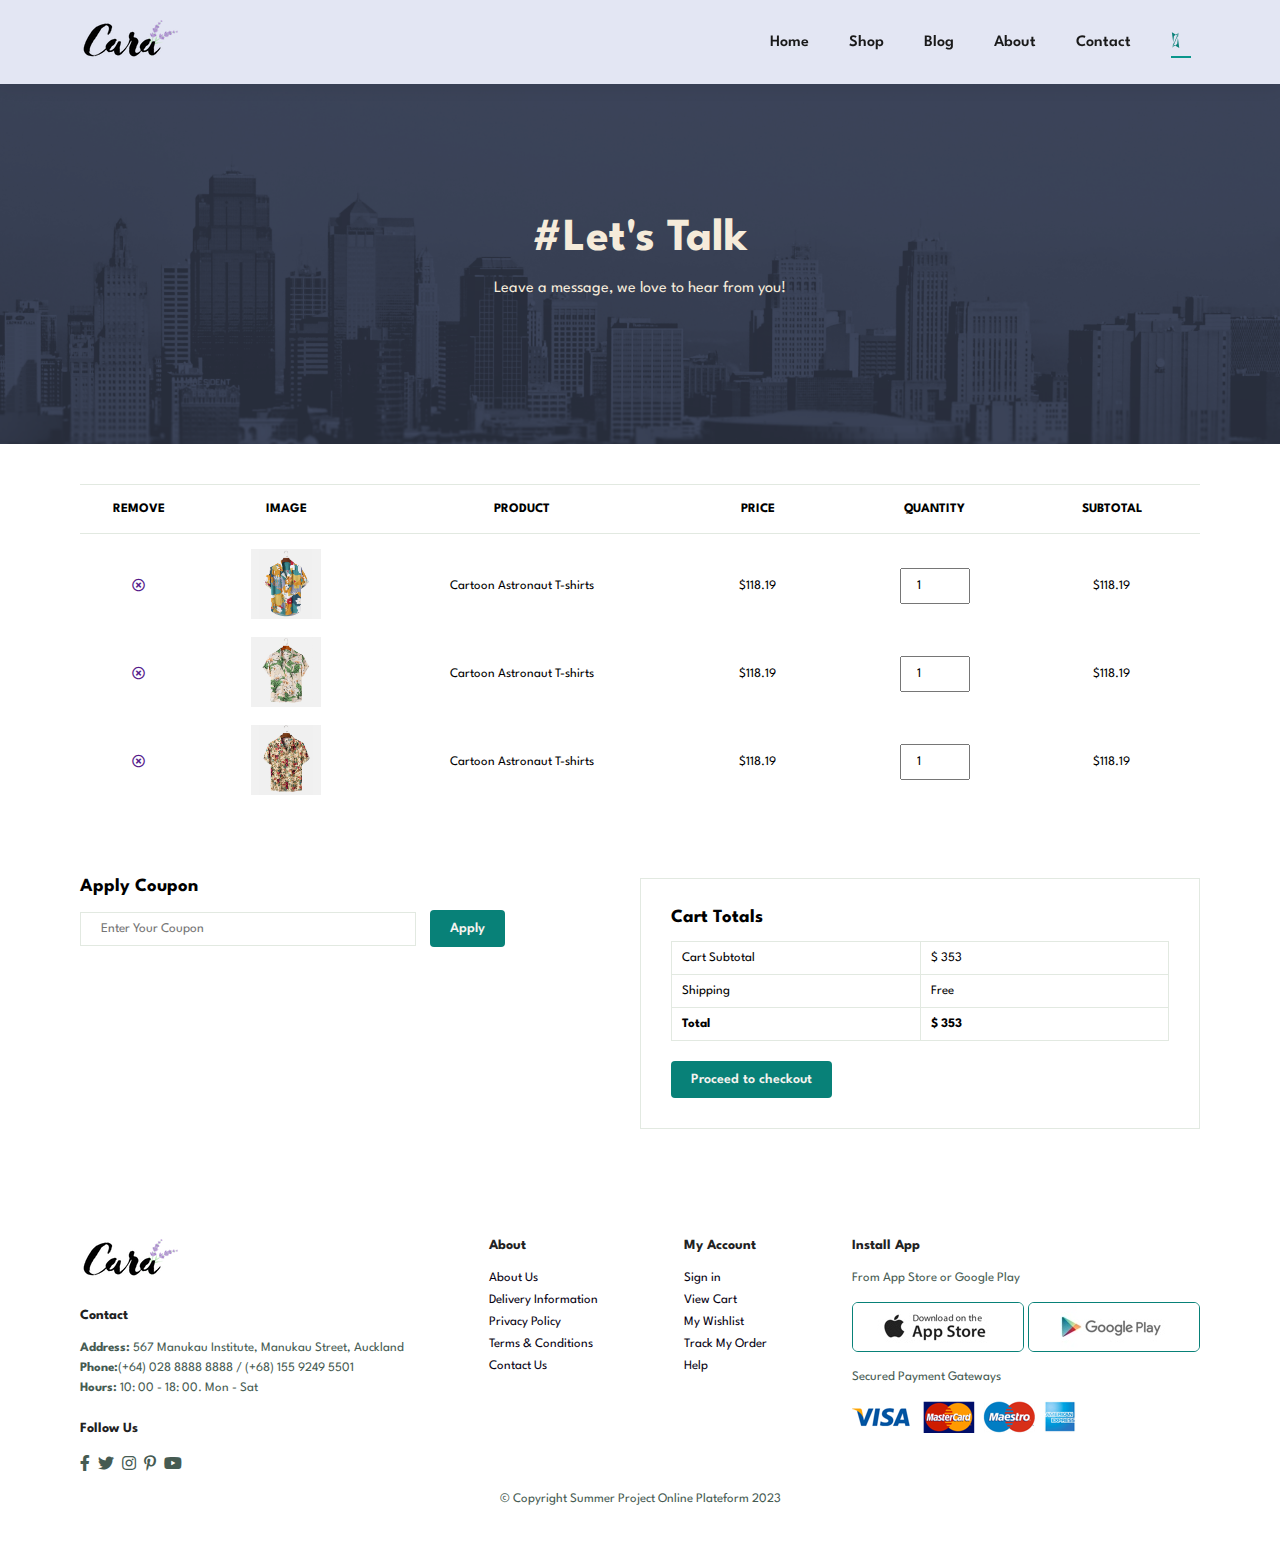
<file: cart.html>
<!DOCTYPE html>
<html lang="en">

<head>
    <meta charset="UTF-8">
    <meta http-equiv="X-UA-Compatible" content="IE=edge">
    <meta name="viewport" content="width=device-width, initial-scale=1.0">
    <title>Project Ecommerce Shop Center</title>

    <link rel="stylesheet" href="https://pro.fontawesome.com/releases/v5.15.4/css/all.css" />
    <link rel="stylesheet" href="style.css">
</head>

<body>

    <section id="header">
        <a href="#">
            <img src="img/logo.png" class="logo" alt="Our logo"></a>
        <div>
            <ul id="navbar">
                <li><a href="index.html">Home</a></li>
                <li><a href="shop.html">Shop</a></li>
                <li><a href="blog.html">Blog</a></li>
                <li><a href="about.html">About</a></li>
                <li><a href="contact.html">Contact</a></li>
                <li id="lg-bag"><a class="active" href="cart.html"><i class="fad fa-shopping-cart"
                            style="--fa-primary-color: #2a65cb; --fa-secondary-color: #2a65cb; font-size: 24px"></i></a>
                </li>
                <a href="#" id="close"><i class="far fa-times"></i></a>
            </ul>
        </div>

        <div id="mobile">
            <a href="cart.html"><i class="fad fa-shopping-cart cart"
                    style="--fa-primary-color: #23ac8c; --fa-secondary-color: #16cb92; font-size: 24px"></i></a>
            <i id="bar" class="fas fa-outdent"></i>
        </div>
    </section>

    <section id="page-header" class="about-header">
        <h2>#Let's Talk</h2>
        <p>Leave a message, we love to hear from you!</p>
    </section>

    <section id="cart" class="section-p1">
        <table width="100%">
            <thead>
                <tr>
                    <td>REMOVE</td>
                    <td>IMAGE</td>
                    <td>PRODUCT</td>
                    <td>PRICE</td>
                    <td>QUANTITY</td>
                    <td>SUBTOTAL</td>
                </tr>
            </thead>

            <tbody>
                <tr>
                    <td><a href=""><i class="far fa-times-circle"></i></a></td>
                    <td><img src="img/products/f1.jpg" alt=""></td>
                    <td>Cartoon Astronaut T-shirts</td>
                    <td>$118.19</td>
                    <td><input type="number" value="1"></td>
                    <td>$118.19</td>
                </tr>
                <tr>
                    <td><a href=""><i class="far fa-times-circle"></i></a></td>
                    <td><img src="img/products/f2.jpg" alt=""></td>
                    <td>Cartoon Astronaut T-shirts</td>
                    <td>$118.19</td>
                    <td><input type="number" value="1"></td>
                    <td>$118.19</td>
                </tr>
                <tr>
                    <td><a href=""><i class="far fa-times-circle"></i></a></td>
                    <td><img src="img/products/f3.jpg" alt=""></td>
                    <td>Cartoon Astronaut T-shirts</td>
                    <td>$118.19</td>
                    <td><input type="number" value="1"></td>
                    <td>$118.19</td>
                </tr>
            </tbody>
        </table>
    </section>

    <section id="cart-add" class="section-p1">
        <div id="coupon">
            <h3>Apply Coupon</h3>
            <div>
                <input type="text" placeholder="Enter Your Coupon">
                <button class="normal">Apply</button>
            </div>
        </div>

        <div id="subtotal">
            <h3>Cart Totals</h3>
            <table>
                <tr>
                    <td>Cart Subtotal</td>
                    <td>$ 353</td>
                </tr>
                <tr>
                    <td>Shipping</td>
                    <td>Free</td>
                </tr>
                <tr>
                    <td><strong>Total</strong></td>
                    <td><strong>$ 353</strong></td>
                </tr>
            </table>
            <button class="normal">Proceed to checkout</button>
        </div>
    </section>

    <footer class="section-p1">
        <div class="col">
            <img class="logo" src="img/logo.png" alt="Our Logo">
            <h4>Contact</h4>
            <p><strong>Address:</strong> 567 Manukau Institute, Manukau Street, Auckland</p>
            <p><strong>Phone:</strong>(+64) 028 8888 8888 / (+68) 155 9249 5501</p>
            <p><strong>Hours:</strong> 10: 00 - 18: 00. Mon - Sat</p>
            <!-- <br> -->

            <div class="follow">
                <h4>Follow Us</h4>
                <div class="icon">
                    <i class="fab fa-facebook-f"></i>
                    <i class="fab fa-twitter"></i>
                    <i class="fab fa-instagram"></i>
                    <i class="fab fa-pinterest-p"></i>
                    <i class="fab fa-youtube"></i>
                </div>
            </div>
        </div>

        <div class="col">
            <h4>About</h4>
            <a href="#">About Us</a>
            <a href="#">Delivery Information</a>
            <a href="#">Privacy Policy</a>
            <a href="#">Terms & Conditions</a>
            <a href="#">Contact Us</a>
        </div>

        <div class="col">
            <h4>My Account</h4>
            <a href="#">Sign in</a>
            <a href="#">View Cart</a>
            <a href="#">My Wishlist</a>
            <a href="#">Track My Order</a>
            <a href="#">Help</a>
        </div>

        <div class="col install">
            <h4>Install App</h4>
            <p>From App Store or Google Play</p>
            <div class="row">
                <img src="img/pay/app.jpg" alt="Apple Download">
                <img src="img/pay/play.jpg" alt="Google Download">
            </div>
            <p>Secured Payment Gateways</p>
            <img src="img/pay/pay.png" alt="Payment methods">
        </div>

        <div class="copyright">
            <p>&copy; Copyright Summer Project Online Plateform 2023</p>

        </div>
    </footer>

    <script src="script.js"></script>
</body>

</html>
</file>
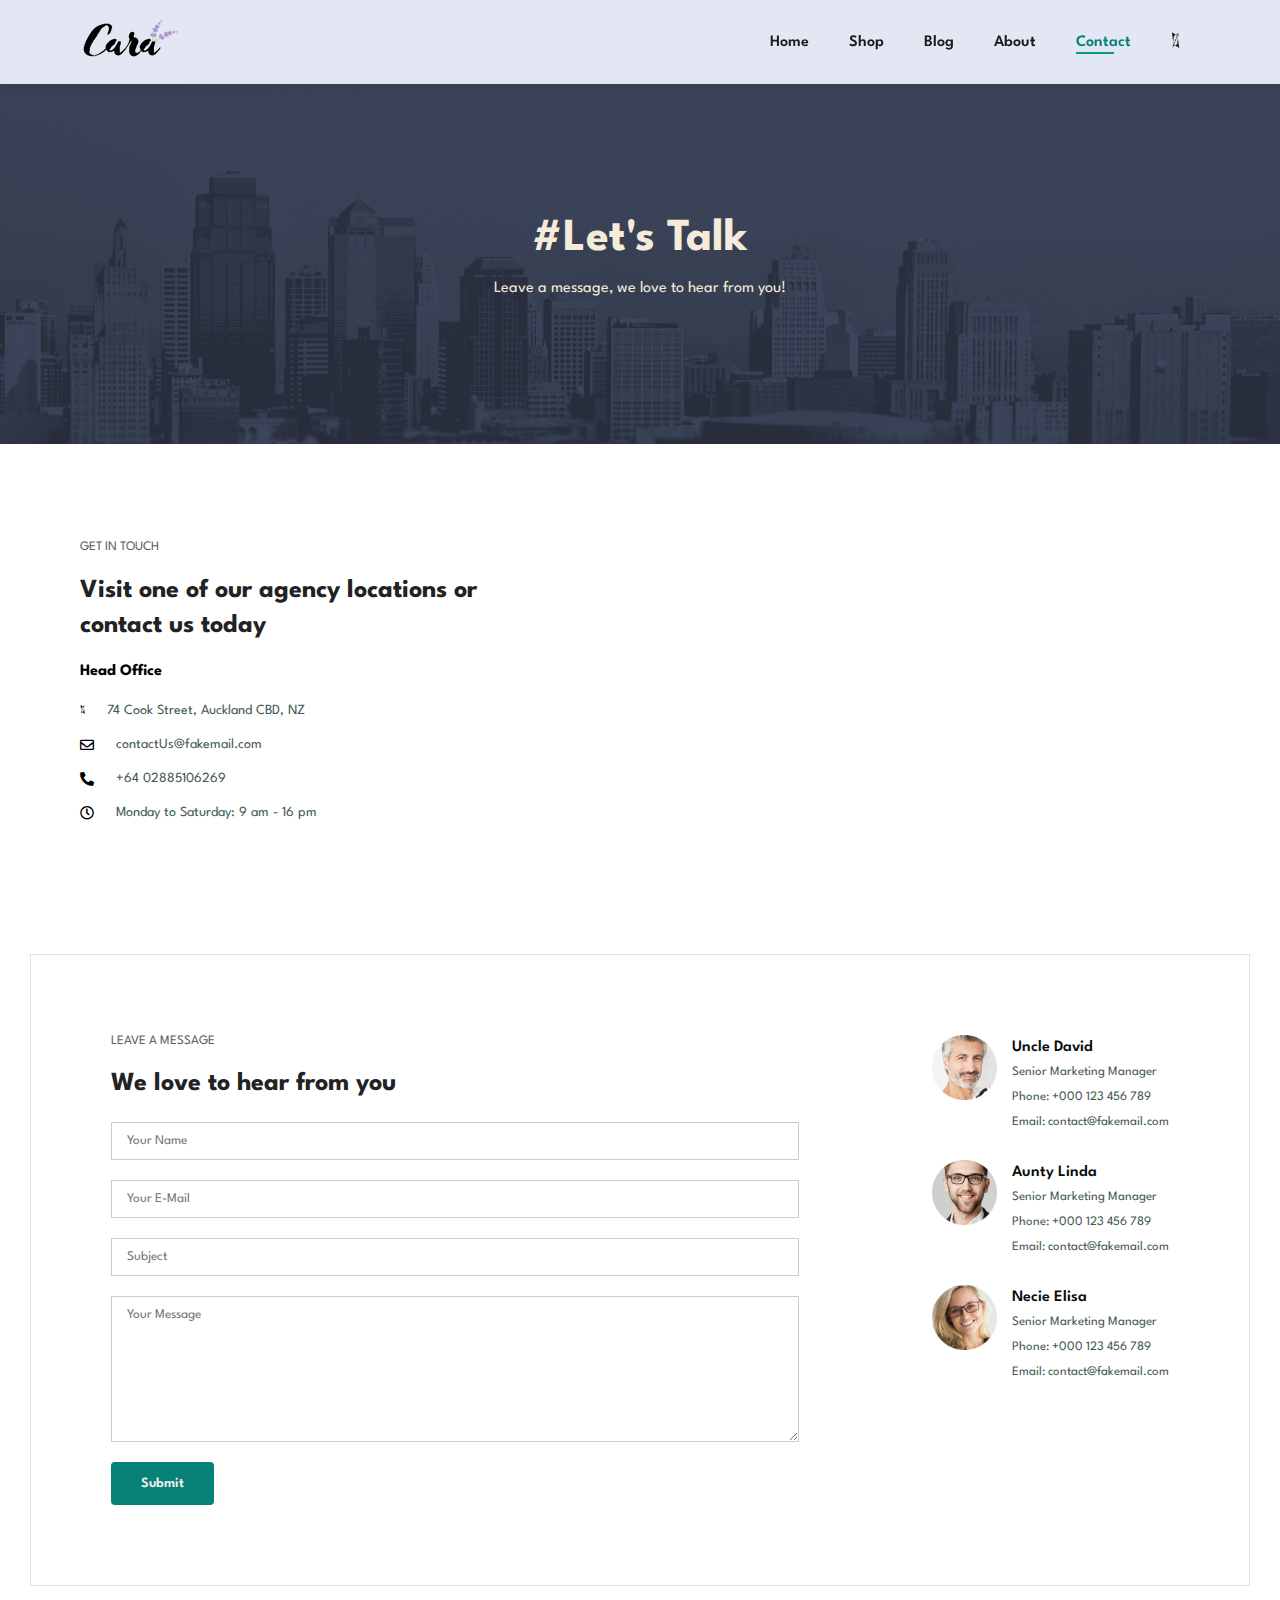
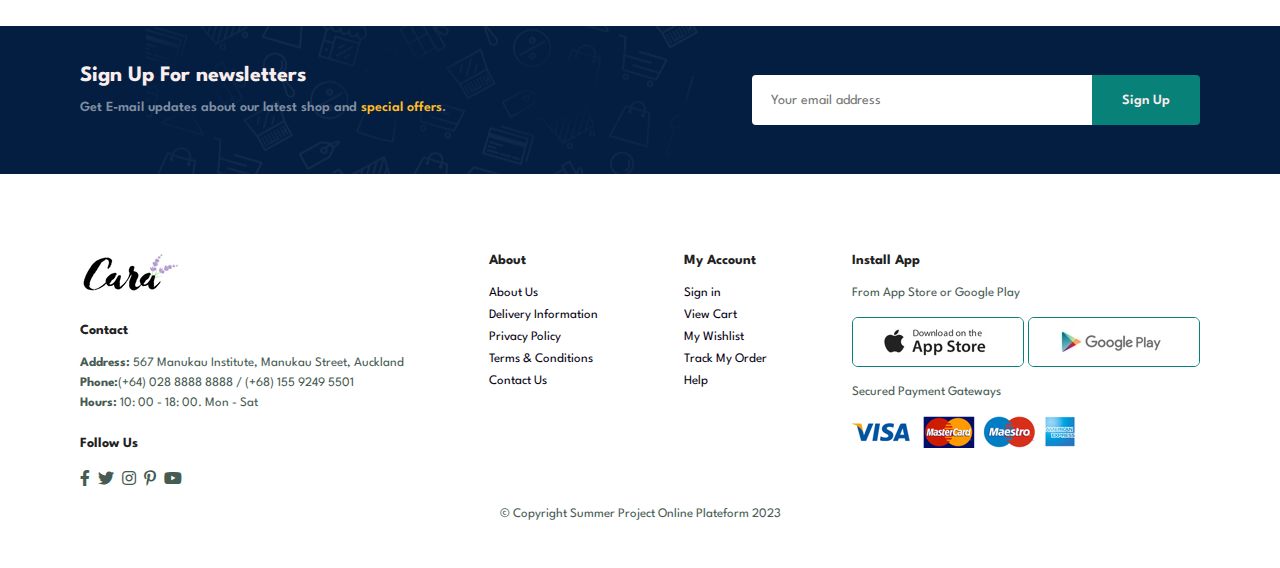
<file: contact.html>
<!DOCTYPE html>
<html lang="en">

<head>
    <meta charset="UTF-8">
    <meta http-equiv="X-UA-Compatible" content="IE=edge">
    <meta name="viewport" content="width=device-width, initial-scale=1.0">
    <title>Project Ecommerce Shop Center</title>

    <link rel="stylesheet" href="https://pro.fontawesome.com/releases/v5.15.4/css/all.css" />
    <link rel="stylesheet" href="style.css">
</head>

<body>

    <section id="header">
        <a href="#">
            <img src="img/logo.png" class="logo" alt="Our logo"></a>
        <div>
            <ul id="navbar">
                <li><a href="index.html">Home</a></li>
                <li><a href="shop.html">Shop</a></li>
                <li><a href="blog.html">Blog</a></li>
                <li><a href="about.html">About</a></li>
                <li><a class="active" href="contact.html">Contact</a></li>
                <li id="lg-bag"><a href="cart.html"><i class="fad fa-shopping-cart"
                            style="--fa-primary-color: #2a65cb; --fa-secondary-color: #2a65cb; font-size: 24px"></i></a>
                </li>

                <a href="#" id="close"><i class="far fa-times"></i></a>
            </ul>
        </div>

        <div id="mobile">
            <a href="cart.html"><i class="fad fa-shopping-cart cart"
                    style="--fa-primary-color: #2a65cb; --fa-secondary-color: #2a65cb; font-size: 24px"></i></a>
            <i id="bar" class="fas fa-outdent"></i>
        </div>

    </section>

    <section id="page-header" class="about-header">
        <h2>#Let's Talk</h2>
        <p>Leave a message, we love to hear from you!</p>
    </section>

    <section id="contact-details" class="section-p1">
        <div class="details">
            <span>GET IN TOUCH</span>
            <h2>Visit one of our agency locations or contact us today</h2>
            <h3>Head Office</h3>
            <div>
                <li>
                    <i class="fal fa-map"></i>
                    <p>74 Cook Street, Auckland CBD, NZ</p>
                </li>
                <li>
                    <i class="far fa-envelope"></i>
                    <p>contactUs@fakemail.com</p>
                </li>
                <li>
                    <i class="fas fa-phone-alt"></i>
                    <p>+64 02885106269</p>
                </li>
                <li>
                    <i class="far fa-clock"></i>
                    <p>Monday to Saturday: 9 am - 16 pm</p>
                </li>
            </div>
        </div>
        <div class="map">
            <iframe
                src="https://www.google.com/maps/embed?pb=!1m18!1m12!1m3!1d3192.647237831925!2d174.7547859758398!3d-36.850923679626774!2m3!1f0!2f0!3f0!3m2!1i1024!2i768!4f13.1!3m3!1m2!1s0x6d0d47ede0acc2df%3A0xfcd8e469927a64b6!2sCook%20Street%2C%20Auckland%20CBD%2C%20Auckland%201010!5e0!3m2!1sen!2snz!4v1699653205119!5m2!1sen!2snz"
                width="100%" height="450px" style="border:0;" allowfullscreen="" loading="lazy"
                referrerpolicy="no-referrer-when-downgrade"></iframe>
        </div>
    </section>

    <section id="form-details">
        <form action="">
            <span>LEAVE A MESSAGE</span>
            <h2>We love to hear from you</h2>
            <input type="text" placeholder="Your Name">
            <input type="text" placeholder="Your E-Mail">
            <input type="text" placeholder="Subject">
            <textarea name="" id="" cols="30" rows="10" placeholder="Your Message"></textarea>
            <button class="normal">Submit</button>
        </form>

        <br>
        <div class="people">
            <div>
                <img src="img/people/1.png" alt="">
                <p><span>Uncle David</span>
                    Senior Marketing Manager <br>
                    Phone: +000 123 456 789 <br>
                    Email: contact@fakemail.com </p>
            </div>
            <div>
                <img src="img/people/2.png" alt="">
                <p><span>Aunty Linda</span>
                    Senior Marketing Manager <br>
                    Phone: +000 123 456 789 <br>
                    Email: contact@fakemail.com </p>
            </div>
            <div>
                <img src="img/people/3.png" alt="">
                <p><span>Necie Elisa</span>
                    Senior Marketing Manager <br>
                    Phone: +000 123 456 789 <br>
                    Email: contact@fakemail.com </p>
            </div>
        </div>


    </section>

    <section id="newsletter" class="section-p1 section-m1">
        <div class="newstext">
            <h4>Sign Up For newsletters</h4>
            <p>Get E-mail updates about our latest shop and <span>special offers</span>.</p>
        </div>

        <div class="form">
            <input type="text" placeholder="Your email address">
            <button class="normal">Sign Up</button>
        </div>

    </section>

    <footer class="section-p1">
        <div class="col">
            <img class="logo" src="img/logo.png" alt="Our Logo">
            <h4>Contact</h4>
            <p><strong>Address:</strong> 567 Manukau Institute, Manukau Street, Auckland</p>
            <p><strong>Phone:</strong>(+64) 028 8888 8888 / (+68) 155 9249 5501</p>
            <p><strong>Hours:</strong> 10: 00 - 18: 00. Mon - Sat</p>
            <!-- <br> -->

            <div class="follow">
                <h4>Follow Us</h4>
                <div class="icon">
                    <i class="fab fa-facebook-f"></i>
                    <i class="fab fa-twitter"></i>
                    <i class="fab fa-instagram"></i>
                    <i class="fab fa-pinterest-p"></i>
                    <i class="fab fa-youtube"></i>
                </div>
            </div>
        </div>

        <div class="col">
            <h4>About</h4>
            <a href="#">About Us</a>
            <a href="#">Delivery Information</a>
            <a href="#">Privacy Policy</a>
            <a href="#">Terms & Conditions</a>
            <a href="#">Contact Us</a>
        </div>

        <div class="col">
            <h4>My Account</h4>
            <a href="#">Sign in</a>
            <a href="#">View Cart</a>
            <a href="#">My Wishlist</a>
            <a href="#">Track My Order</a>
            <a href="#">Help</a>
        </div>

        <div class="col install">
            <h4>Install App</h4>
            <p>From App Store or Google Play</p>
            <div class="row">
                <img src="img/pay/app.jpg" alt="Apple Download">
                <img src="img/pay/play.jpg" alt="Google Download">
            </div>
            <p>Secured Payment Gateways</p>
            <img src="img/pay/pay.png" alt="Payment methods">
        </div>

        <div class="copyright">
            <p>&copy; Copyright Summer Project Online Plateform 2023</p>

        </div>
    </footer>

    <script src="script.js"></script>
</body>

</html>
</file>
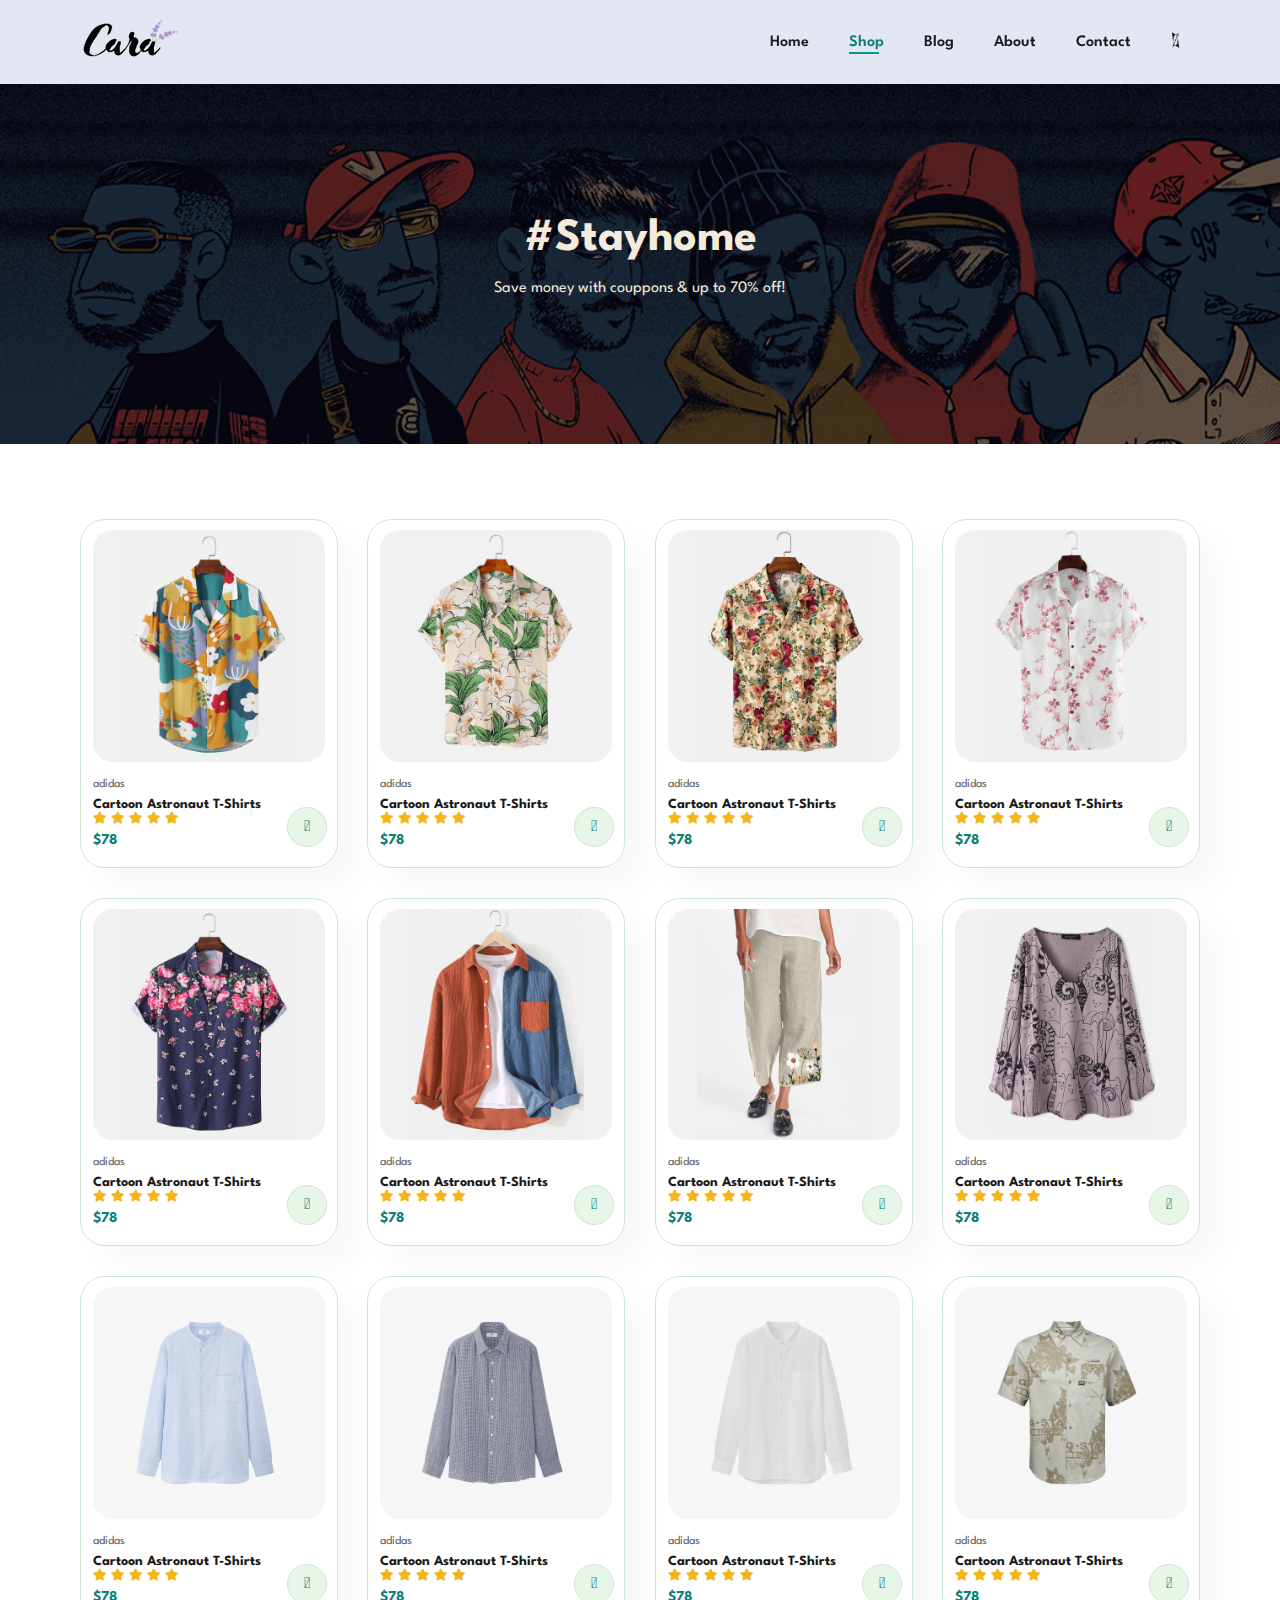
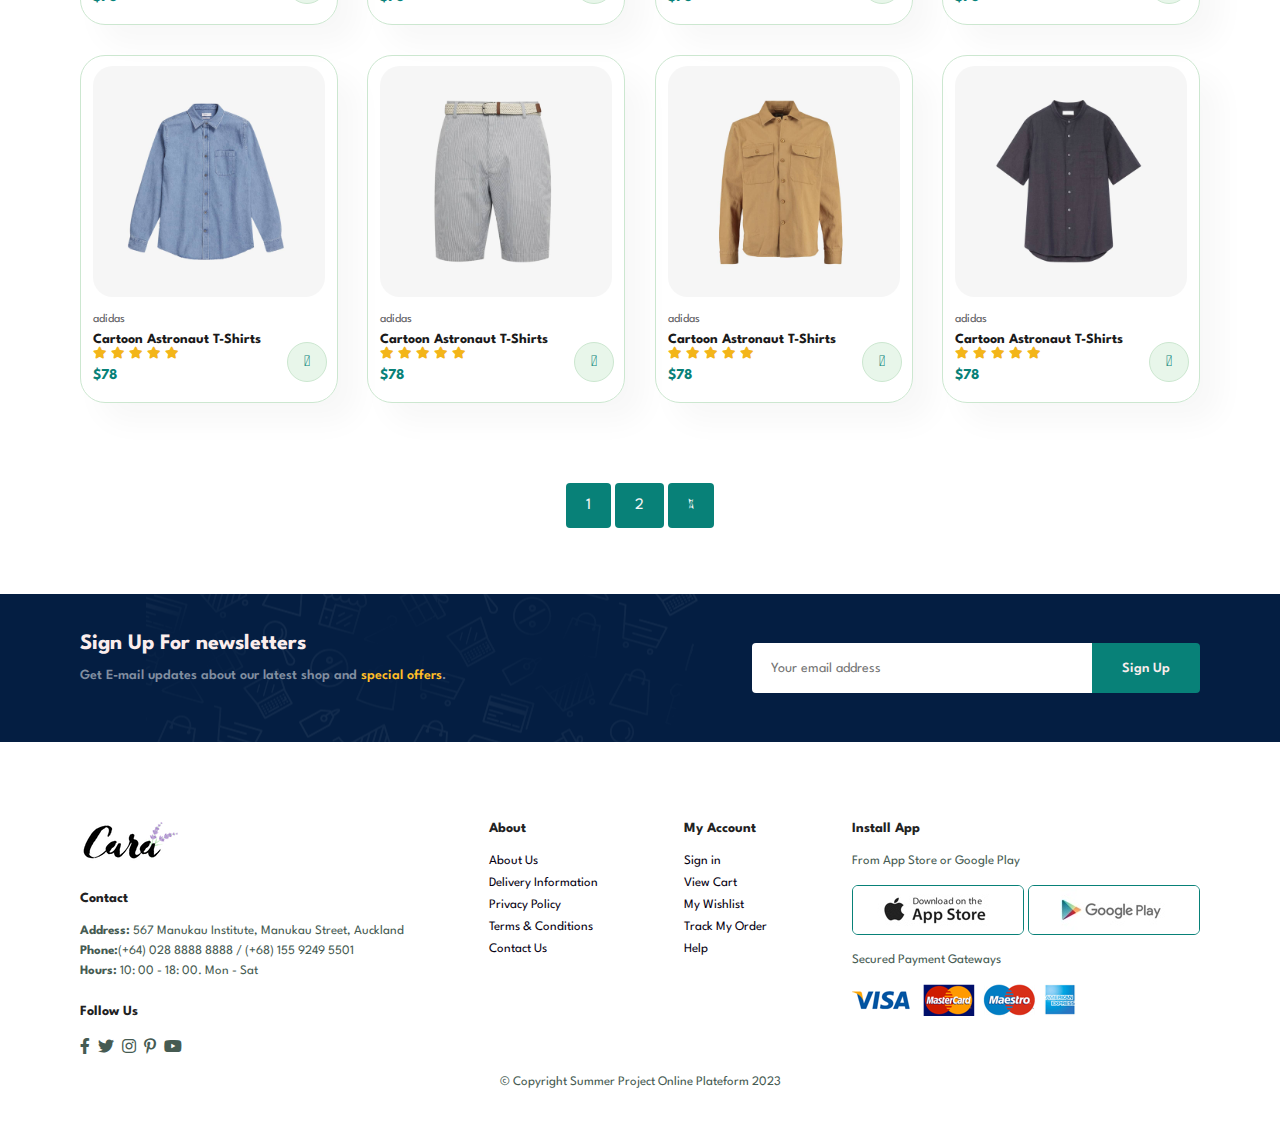
<file: shop.html>
<!DOCTYPE html>
<html lang="en">

<head>
    <meta charset="UTF-8">
    <meta http-equiv="X-UA-Compatible" content="IE=edge">
    <meta name="viewport" content="width=device-width, initial-scale=1.0">
    <title>Project Ecommerce Shop Center</title>

    <link rel="stylesheet" href="https://pro.fontawesome.com/releases/v5.15.4/css/all.css" />
    <link rel="stylesheet" href="style.css">
</head>

<body>

    <section id="header">
        <a href="#">
            <img src="img/logo.png" class="logo" alt="Our logo"></a>
        <div>
            <ul id="navbar">
                <li><a href="index.html">Home</a></li>
                <li><a class="active" href="shop.html">Shop</a></li>
                <li><a href="blog.html">Blog</a></li>
                <li><a href="about.html">About</a></li>
                <li><a href="contact.html">Contact</a></li>
                <li id="lg-bag"><a href="cart.html"><i class="fad fa-shopping-cart"
                            style="--fa-primary-color: #2a65cb; --fa-secondary-color: #2a65cb; font-size: 24px"></i></a>
                </li>

                <a href="#" id="close"><i class="far fa-times"></i></a>
            </ul>
        </div>

        <div id="mobile">
            <a href="cart.html"><i class="fad fa-shopping-cart cart"
                    style="--fa-primary-color: #2a65cb; --fa-secondary-color: #2a65cb; font-size: 24px"></i></a>
            <i id="bar" class="fas fa-outdent"></i>
        </div>

    </section>

    <section id="page-header">
        <h2>#Stayhome</h2>
        <p>Save money with couppons & up to 70% off! </p>
    </section>

    <section id="product1" class="section-p1">
        <div class="pro-container">
            <div class="pro" onclick="window.location.href='sproduct.html';">
                <img src="img/products/f1.jpg" alt="1st Product">
                <div class="des">
                    <span>adidas</span>
                    <h5>Cartoon Astronaut T-Shirts</h5>
                    <div class="star">
                        <i class="fas fa-star"></i>
                        <i class="fas fa-star"></i>
                        <i class="fas fa-star"></i>
                        <i class="fas fa-star"></i>
                        <i class="fas fa-star"></i>
                    </div>
                    <h4>$78</h4>
                </div>
                <a href="#"><i class="fal fa-shopping-cart cart"></i></a>
            </div>
            <div class="pro">
                <img src="img/products/f2.jpg" alt="1st Product">
                <div class="des">
                    <span>adidas</span>
                    <h5>Cartoon Astronaut T-Shirts</h5>
                    <div class="star">
                        <i class="fas fa-star"></i>
                        <i class="fas fa-star"></i>
                        <i class="fas fa-star"></i>
                        <i class="fas fa-star"></i>
                        <i class="fas fa-star"></i>
                    </div>
                    <h4>$78</h4>
                </div>
                <a href="#"><i class="fal fa-shopping-cart cart"></i></a>
            </div>
            <div class="pro">
                <img src="img/products/f3.jpg" alt="1st Product">
                <div class="des">
                    <span>adidas</span>
                    <h5>Cartoon Astronaut T-Shirts</h5>
                    <div class="star">
                        <i class="fas fa-star"></i>
                        <i class="fas fa-star"></i>
                        <i class="fas fa-star"></i>
                        <i class="fas fa-star"></i>
                        <i class="fas fa-star"></i>
                    </div>
                    <h4>$78</h4>
                </div>
                <a href="#"><i class="fal fa-shopping-cart cart"></i></a>
            </div>
            <div class="pro">
                <img src="img/products/f4.jpg" alt="1st Product">
                <div class="des">
                    <span>adidas</span>
                    <h5>Cartoon Astronaut T-Shirts</h5>
                    <div class="star">
                        <i class="fas fa-star"></i>
                        <i class="fas fa-star"></i>
                        <i class="fas fa-star"></i>
                        <i class="fas fa-star"></i>
                        <i class="fas fa-star"></i>
                    </div>
                    <h4>$78</h4>
                </div>
                <a href="#"><i class="fal fa-shopping-cart cart"></i></a>
            </div>
            <div class="pro">
                <img src="img/products/f5.jpg" alt="1st Product">
                <div class="des">
                    <span>adidas</span>
                    <h5>Cartoon Astronaut T-Shirts</h5>
                    <div class="star">
                        <i class="fas fa-star"></i>
                        <i class="fas fa-star"></i>
                        <i class="fas fa-star"></i>
                        <i class="fas fa-star"></i>
                        <i class="fas fa-star"></i>
                    </div>
                    <h4>$78</h4>
                </div>
                <a href="#"><i class="fal fa-shopping-cart cart"></i></a>
            </div>
            <div class="pro">
                <img src="img/products/f6.jpg" alt="1st Product">
                <div class="des">
                    <span>adidas</span>
                    <h5>Cartoon Astronaut T-Shirts</h5>
                    <div class="star">
                        <i class="fas fa-star"></i>
                        <i class="fas fa-star"></i>
                        <i class="fas fa-star"></i>
                        <i class="fas fa-star"></i>
                        <i class="fas fa-star"></i>
                    </div>

                    <h4>$78</h4>
                </div>
                <a href="#"><i class="fal fa-shopping-cart cart"></i></a>
            </div>
            <div class="pro">
                <img src="img/products/f7.jpg" alt="1st Product">
                <div class="des">
                    <span>adidas</span>
                    <h5>Cartoon Astronaut T-Shirts</h5>
                    <div class="star">
                        <i class="fas fa-star"></i>
                        <i class="fas fa-star"></i>
                        <i class="fas fa-star"></i>
                        <i class="fas fa-star"></i>
                        <i class="fas fa-star"></i>
                    </div>

                    <h4>$78</h4>
                </div>
                <a href="#"><i class="fal fa-shopping-cart cart"></i></a>
            </div>
            <div class="pro">
                <img src="img/products/f8.jpg" alt="1st Product">
                <div class="des">
                    <span>adidas</span>
                    <h5>Cartoon Astronaut T-Shirts</h5>
                    <div class="star">
                        <i class="fas fa-star"></i>
                        <i class="fas fa-star"></i>
                        <i class="fas fa-star"></i>
                        <i class="fas fa-star"></i>
                        <i class="fas fa-star"></i>
                    </div>

                    <h4>$78</h4>
                </div>
                <a href="#"><i class="fal fa-shopping-cart cart"></i></a>
            </div>

            <div class="pro">
                <img src="img/products/n1.jpg" alt="2nd Product">
                <div class="des">
                    <span>adidas</span>
                    <h5>Cartoon Astronaut T-Shirts</h5>
                    <div class="star">
                        <i class="fas fa-star"></i>
                        <i class="fas fa-star"></i>
                        <i class="fas fa-star"></i>
                        <i class="fas fa-star"></i>
                        <i class="fas fa-star"></i>
                    </div>
                    <h4>$78</h4>
                </div>
                <a href="#"><i class="fal fa-shopping-cart cart"></i></a>
            </div>
            <div class="pro">
                <img src="img/products/n2.jpg" alt="1st Product">
                <div class="des">
                    <span>adidas</span>
                    <h5>Cartoon Astronaut T-Shirts</h5>
                    <div class="star">
                        <i class="fas fa-star"></i>
                        <i class="fas fa-star"></i>
                        <i class="fas fa-star"></i>
                        <i class="fas fa-star"></i>
                        <i class="fas fa-star"></i>
                    </div>

                    <h4>$78</h4>
                </div>
                <a href="#"><i class="fal fa-shopping-cart cart"></i></a>
            </div>
            <div class="pro">
                <img src="img/products/n3.jpg" alt="1st Product">
                <div class="des">
                    <span>adidas</span>
                    <h5>Cartoon Astronaut T-Shirts</h5>
                    <div class="star">
                        <i class="fas fa-star"></i>
                        <i class="fas fa-star"></i>
                        <i class="fas fa-star"></i>
                        <i class="fas fa-star"></i>
                        <i class="fas fa-star"></i>
                    </div>

                    <h4>$78</h4>
                </div>
                <a href="#"><i class="fal fa-shopping-cart cart"></i></a>
            </div>
            <div class="pro">
                <img src="img/products/n4.jpg" alt="1st Product">
                <div class="des">
                    <span>adidas</span>
                    <h5>Cartoon Astronaut T-Shirts</h5>
                    <div class="star">
                        <i class="fas fa-star"></i>
                        <i class="fas fa-star"></i>
                        <i class="fas fa-star"></i>
                        <i class="fas fa-star"></i>
                        <i class="fas fa-star"></i>
                    </div>

                    <h4>$78</h4>
                </div>
                <a href="#"><i class="fal fa-shopping-cart cart"></i></a>
            </div>
            <div class="pro">
                <img src="img/products/n5.jpg" alt="1st Product">
                <div class="des">
                    <span>adidas</span>
                    <h5>Cartoon Astronaut T-Shirts</h5>
                    <div class="star">
                        <i class="fas fa-star"></i>
                        <i class="fas fa-star"></i>
                        <i class="fas fa-star"></i>
                        <i class="fas fa-star"></i>
                        <i class="fas fa-star"></i>
                    </div>

                    <h4>$78</h4>
                </div>
                <a href="#"><i class="fal fa-shopping-cart cart"></i></a>
            </div>
            <div class="pro">
                <img src="img/products/n6.jpg" alt="1st Product">
                <div class="des">
                    <span>adidas</span>
                    <h5>Cartoon Astronaut T-Shirts</h5>
                    <div class="star">
                        <i class="fas fa-star"></i>
                        <i class="fas fa-star"></i>
                        <i class="fas fa-star"></i>
                        <i class="fas fa-star"></i>
                        <i class="fas fa-star"></i>
                    </div>

                    <h4>$78</h4>
                </div>
                <a href="#"><i class="fal fa-shopping-cart cart"></i></a>
            </div>
            <div class="pro">
                <img src="img/products/n7.jpg" alt="1st Product">
                <div class="des">
                    <span>adidas</span>
                    <h5>Cartoon Astronaut T-Shirts</h5>
                    <div class="star">
                        <i class="fas fa-star"></i>
                        <i class="fas fa-star"></i>
                        <i class="fas fa-star"></i>
                        <i class="fas fa-star"></i>
                        <i class="fas fa-star"></i>
                    </div>

                    <h4>$78</h4>
                </div>
                <a href="#"><i class="fal fa-shopping-cart cart"></i></a>
            </div>
            <div class="pro">
                <img src="img/products/n8.jpg" alt="1st Product">
                <div class="des">
                    <span>adidas</span>
                    <h5>Cartoon Astronaut T-Shirts</h5>
                    <div class="star">
                        <i class="fas fa-star"></i>
                        <i class="fas fa-star"></i>
                        <i class="fas fa-star"></i>
                        <i class="fas fa-star"></i>
                        <i class="fas fa-star"></i>
                    </div>

                    <h4>$78</h4>
                </div>
                <a href="#"><i class="fal fa-shopping-cart cart"></i></a>
            </div>
        </div>
    </section>

    <section id="pagination" class="section-p1">
        <a href="#">1</a>
        <a href="#">2</a>
        <a href="#"><i class="fal fa-long-arrow-alt-right"></i></a>
    </section>

    <section id="newsletter" class="section-p1 section-m1">
        <div class="newstext">
            <h4>Sign Up For newsletters</h4>
            <p>Get E-mail updates about our latest shop and <span>special offers</span>.</p>
        </div>

        <div class="form">
            <input type="text" placeholder="Your email address">
            <button class="normal">Sign Up</button>
        </div>

    </section>

    <footer class="section-p1">
        <div class="col">
            <img class="logo" src="img/logo.png" alt="Our Logo">
            <h4>Contact</h4>
            <p><strong>Address:</strong> 567 Manukau Institute, Manukau Street, Auckland</p>
            <p><strong>Phone:</strong>(+64) 028 8888 8888 / (+68) 155 9249 5501</p>
            <p><strong>Hours:</strong> 10: 00 - 18: 00. Mon - Sat</p>
            <!-- <br> -->

            <div class="follow">
                <h4>Follow Us</h4>
                <div class="icon">
                    <i class="fab fa-facebook-f"></i>
                    <i class="fab fa-twitter"></i>
                    <i class="fab fa-instagram"></i>
                    <i class="fab fa-pinterest-p"></i>
                    <i class="fab fa-youtube"></i>
                </div>
            </div>
        </div>

        <div class="col">
            <h4>About</h4>
            <a href="#">About Us</a>
            <a href="#">Delivery Information</a>
            <a href="#">Privacy Policy</a>
            <a href="#">Terms & Conditions</a>
            <a href="#">Contact Us</a>
        </div>

        <div class="col">
            <h4>My Account</h4>
            <a href="#">Sign in</a>
            <a href="#">View Cart</a>
            <a href="#">My Wishlist</a>
            <a href="#">Track My Order</a>
            <a href="#">Help</a>
        </div>

        <div class="col install">
            <h4>Install App</h4>
            <p>From App Store or Google Play</p>
            <div class="row">
                <img src="img/pay/app.jpg" alt="Apple Download">
                <img src="img/pay/play.jpg" alt="Google Download">
            </div>
            <p>Secured Payment Gateways</p>
            <img src="img/pay/pay.png" alt="Payment methods">
        </div>

        <div class="copyright">
            <p>&copy; Copyright Summer Project Online Plateform 2023</p>

        </div>
    </footer>

    <script src="script.js"></script>
</body>

</html>
</file>
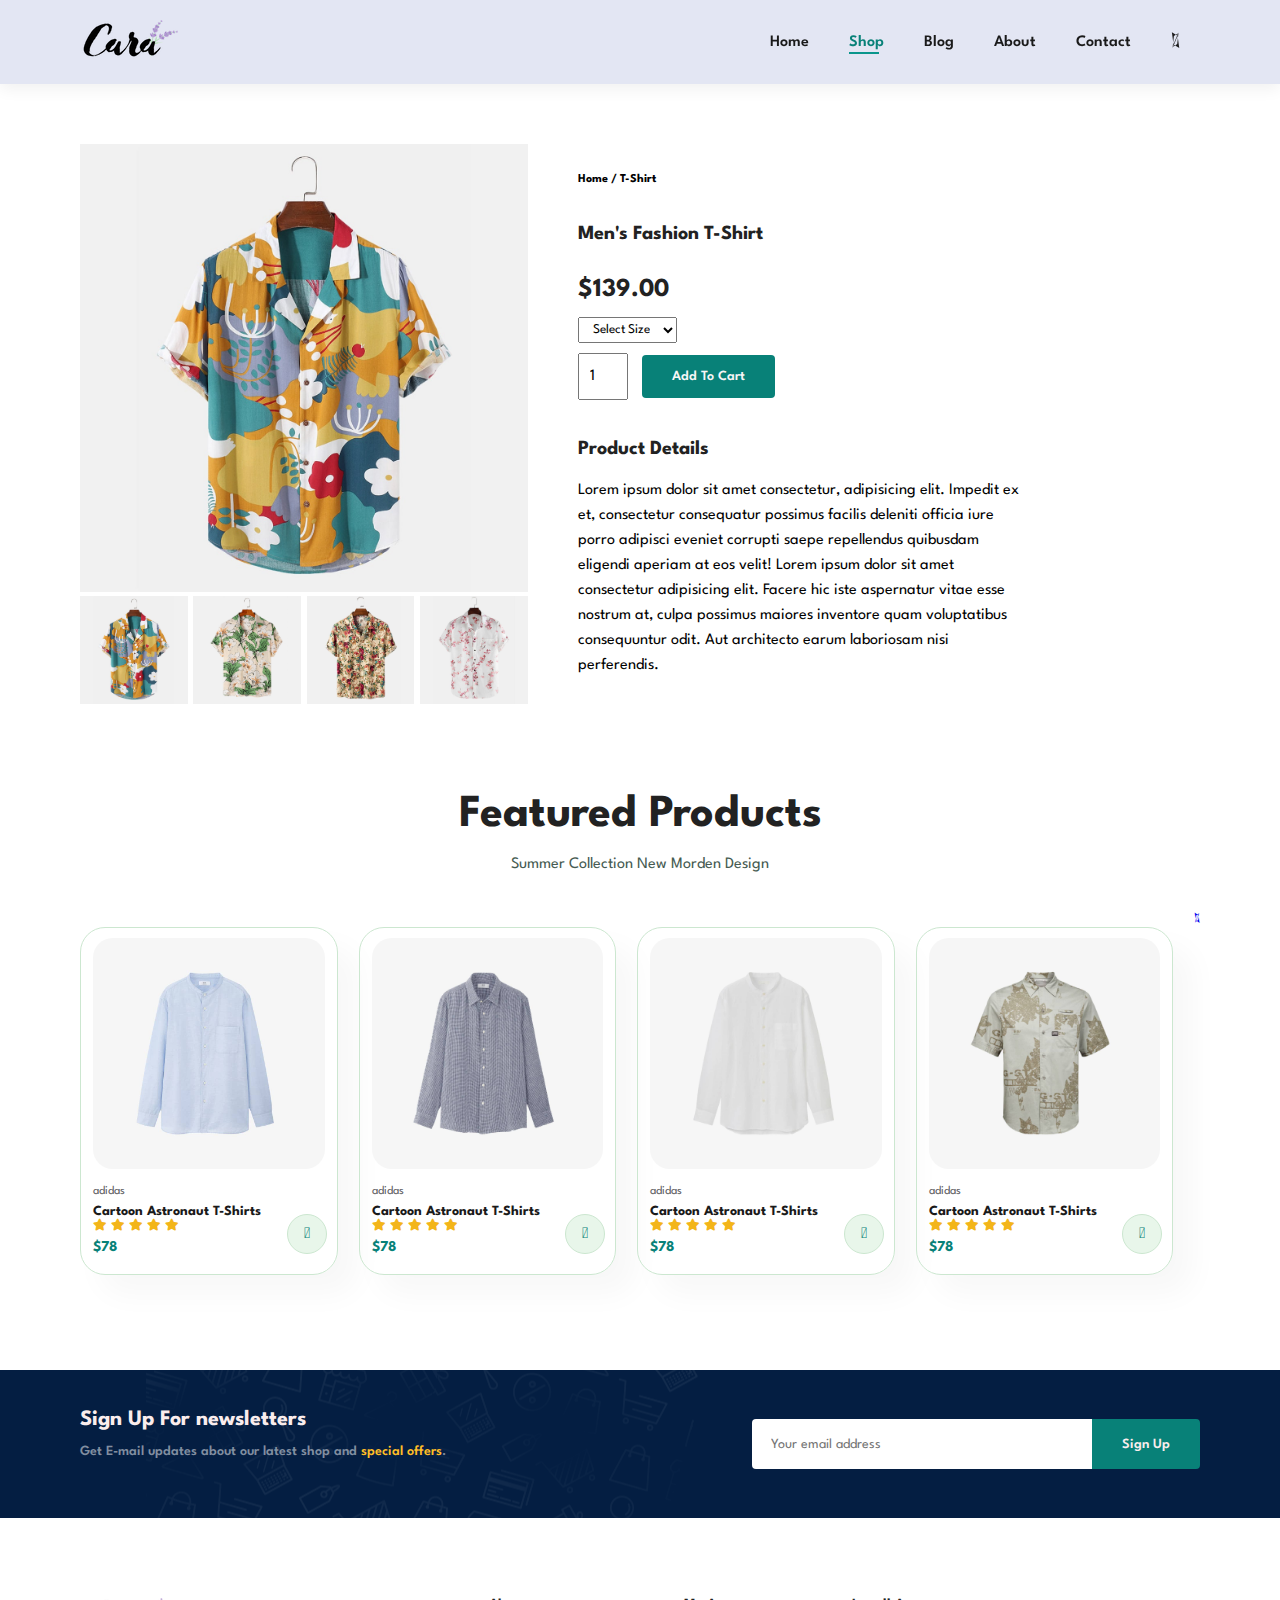
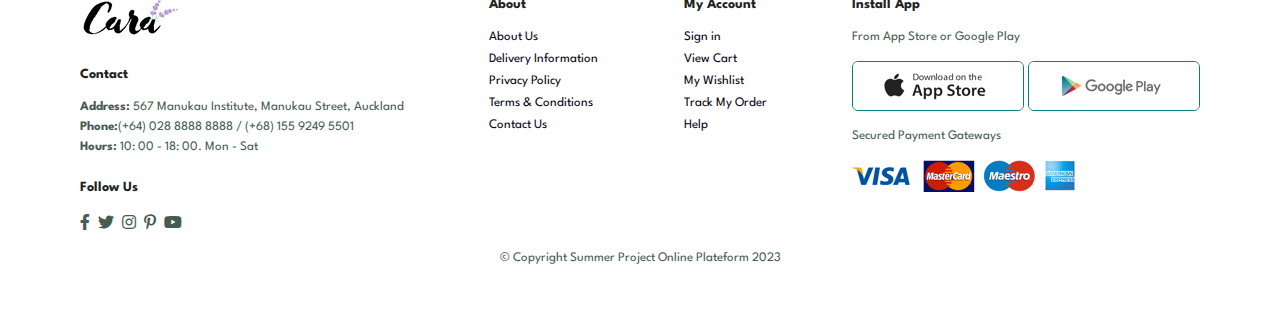
<file: sproduct.html>
<!DOCTYPE html>
<html lang="en">

<head>
    <meta charset="UTF-8">
    <meta http-equiv="X-UA-Compatible" content="IE=edge">
    <meta name="viewport" content="width=device-width, initial-scale=1.0">
    <title>Project Ecommerce Shop Center</title>

    <link rel="stylesheet" href="https://pro.fontawesome.com/releases/v5.15.4/css/all.css" />
    <link rel="stylesheet" href="style.css">
</head>

<body>

    <section id="header">
        <a href="#">
            <img src="img/logo.png" class="logo" alt="Our logo"></a>
        <div>
            <ul id="navbar">
                <li><a href="index.html">Home</a></li>
                <li><a class="active" href="shop.html">Shop</a></li>
                <li><a href="blog.html">Blog</a></li>
                <li><a href="about.html">About</a></li>
                <li><a href="contact.html">Contact</a></li>
                <li id="lg-bag"><a href="cart.html"><i class="fad fa-shopping-cart"
                            style="--fa-primary-color: #2a65cb; --fa-secondary-color: #2a65cb; font-size: 24px"></i></a>
                </li>

                <a href="#" id="close"><i class="far fa-times"></i></a>
            </ul>
        </div>

        <div id="mobile">
            <a href="cart.html"><i class="fad fa-shopping-cart cart"
                    style="--fa-primary-color: #2a65cb; --fa-secondary-color: #2a65cb; font-size: 24px"></i></a>
            <i id="bar" class="fas fa-outdent"></i>
        </div>

    </section>

    <section id="prodetails" class="section-p1">

        <div class="single-pro-image">
            <img src="img/products/f1.jpg" alt="The first product Main picture" width="100%" id="MainImg">

            <div class="small-img-group">
                <div class="small-img-col">
                    <img src="img/products/f1.jpg" alt="The first product Main picture" width="100%" class="small-img">
                </div>
                <div class="small-img-col">
                    <img src="img/products/f2.jpg" alt="The first product Main picture" width="100%" class="small-img">
                </div>
                <div class="small-img-col">
                    <img src="img/products/f3.jpg" alt="The first product Main picture" width="100%" class="small-img">
                </div>
                <div class="small-img-col">
                    <img src="img/products/f4.jpg" alt="The first product Main picture" width="100%" class="small-img">
                </div>
            </div>
        </div>

        <div class="single-pro-details">
            <h6>Home / T-Shirt</h6>
            <h4>Men's Fashion T-Shirt</h4>
            <h2>$139.00</h2>
            <select>
                <option>Select Size</option>
                <option>Medium</option>
                <option>Large</option>
                <option>Small</option>
                <option>XL</option>
                <option>XXL</option>
            </select>

            <input type="number" value="1">
            <button class="normal">Add To Cart</button>
            <h4>Product Details</h4>
            <span>Lorem ipsum dolor sit amet consectetur, adipisicing elit. Impedit ex et,
                consectetur consequatur possimus facilis deleniti officia iure porro adipisci
                eveniet corrupti saepe repellendus quibusdam eligendi aperiam at eos velit!
                Lorem ipsum dolor sit amet consectetur adipisicing elit. Facere hic iste aspernatur vitae esse nostrum
                at, culpa possimus maiores inventore quam voluptatibus consequuntur odit.
                Aut architecto earum laboriosam nisi perferendis.</span>

        </div>
    </section>

    <section id="product1" class="section-p1">
        <h2>Featured Products</h2>
        <p>Summer Collection New Morden Design</p>
        <div class="pro-container">
            <div class="pro">
                <img src="img/products/n1.jpg" alt="2nd Product">
                <div class="des">
                    <span>adidas</span>
                    <h5>Cartoon Astronaut T-Shirts</h5>
                    <div class="star">
                        <i class="fas fa-star"></i>
                        <i class="fas fa-star"></i>
                        <i class="fas fa-star"></i>
                        <i class="fas fa-star"></i>
                        <i class="fas fa-star"></i>
                    </div>

                    <h4>$78</h4>
                </div>
                <a href="#"><i class="fal fa-shopping-cart cart"></i></a>
            </div>
            <div class="pro">
                <img src="img/products/n2.jpg" alt="1st Product">
                <div class="des">
                    <span>adidas</span>
                    <h5>Cartoon Astronaut T-Shirts</h5>
                    <div class="star">
                        <i class="fas fa-star"></i>
                        <i class="fas fa-star"></i>
                        <i class="fas fa-star"></i>
                        <i class="fas fa-star"></i>
                        <i class="fas fa-star"></i>
                    </div>

                    <h4>$78</h4>
                </div>
                <a href="#"><i class="fal fa-shopping-cart cart"></i></a>
            </div>
            <div class="pro">
                <img src="img/products/n3.jpg" alt="1st Product">
                <div class="des">
                    <span>adidas</span>
                    <h5>Cartoon Astronaut T-Shirts</h5>
                    <div class="star">
                        <i class="fas fa-star"></i>
                        <i class="fas fa-star"></i>
                        <i class="fas fa-star"></i>
                        <i class="fas fa-star"></i>
                        <i class="fas fa-star"></i>
                    </div>

                    <h4>$78</h4>
                </div>
                <a href="#"><i class="fal fa-shopping-cart cart"></i></a>
            </div>
            <div class="pro">
                <img src="img/products/n4.jpg" alt="1st Product">
                <div class="des">
                    <span>adidas</span>
                    <h5>Cartoon Astronaut T-Shirts</h5>
                    <div class="star">
                        <i class="fas fa-star"></i>
                        <i class="fas fa-star"></i>
                        <i class="fas fa-star"></i>
                        <i class="fas fa-star"></i>
                        <i class="fas fa-star"></i>
                    </div>

                    <h4>$78</h4>
                </div>
                <a href="#"><i class="fal fa-shopping-cart cart"></i></a>
            </div>
            <a href="#"><i class="fal fa-shopping-cart cart"></i></a>
        </div>
        </div>

    </section>

    <section id="newsletter" class="section-p1 section-m1">
        <div class="newstext">
            <h4>Sign Up For newsletters</h4>
            <p>Get E-mail updates about our latest shop and <span>special offers</span>.</p>
        </div>

        <div class="form">
            <input type="text" placeholder="Your email address">
            <button class="normal">Sign Up</button>
        </div>

    </section>

    <footer class="section-p1">
        <div class="col">
            <img class="logo" src="img/logo.png" alt="Our Logo">
            <h4>Contact</h4>
            <p><strong>Address:</strong> 567 Manukau Institute, Manukau Street, Auckland</p>
            <p><strong>Phone:</strong>(+64) 028 8888 8888 / (+68) 155 9249 5501</p>
            <p><strong>Hours:</strong> 10: 00 - 18: 00. Mon - Sat</p>
            <!-- <br> -->

            <div class="follow">
                <h4>Follow Us</h4>
                <div class="icon">
                    <i class="fab fa-facebook-f"></i>
                    <i class="fab fa-twitter"></i>
                    <i class="fab fa-instagram"></i>
                    <i class="fab fa-pinterest-p"></i>
                    <i class="fab fa-youtube"></i>
                </div>
            </div>
        </div>

        <div class="col">
            <h4>About</h4>
            <a href="#">About Us</a>
            <a href="#">Delivery Information</a>
            <a href="#">Privacy Policy</a>
            <a href="#">Terms & Conditions</a>
            <a href="#">Contact Us</a>
        </div>

        <div class="col">
            <h4>My Account</h4>
            <a href="#">Sign in</a>
            <a href="#">View Cart</a>
            <a href="#">My Wishlist</a>
            <a href="#">Track My Order</a>
            <a href="#">Help</a>
        </div>

        <div class="col install">
            <h4>Install App</h4>
            <p>From App Store or Google Play</p>
            <div class="row">
                <img src="img/pay/app.jpg" alt="Apple Download">
                <img src="img/pay/play.jpg" alt="Google Download">
            </div>
            <p>Secured Payment Gateways</p>
            <img src="img/pay/pay.png" alt="Payment methods">
        </div>

        <div class="copyright">
            <p>&copy; Copyright Summer Project Online Plateform 2023</p>

        </div>
    </footer>

    <script>
        var MainImg = document.getElementById("MainImg");
        var smallImg = document.getElementsByClassName("small-img");

        smallImg[0].onclick = function () {
            MainImg.src = smallImg[0].src;
        }
        smallImg[1].onclick = function () {
            MainImg.src = smallImg[1].src;
        }
        smallImg[2].onclick = function () {
            MainImg.src = smallImg[2].src;
        }
        smallImg[3].onclick = function () {
            MainImg.src = smallImg[3].src;
        }

    </script>
    <script src="script.js"></script>
</body>

</html>
</file>
<file: style.css>
@import url("https://fonts.googleapis.com/css2?family=Spartan:wght@100;200;300;400;500;600;700;800;900&display=swap");

* {
  margin: 0;
  padding: 0;
  box-sizing: border-box;
  font-family: "Spartan", sans-serif;
}

html {
  scroll-behavior: smooth;
}

/* Global Styles */

h1 {
  font-size: 50px;
  line-height: 64px;
  color: #222;
}

h2 {
  font-size: 46px;
  line-height: 54px;
  color: #222;
}

h4 {
  font-size: 20px;
  color: #222;
}

h6 {
  font-weight: 700;
  font-size: 12px;
}

p {
  font-size: 16px;
  color: #465b52;
  margin: 15px 0 20px 0;
}

.section-p1 {
  padding: 40px 80px;
}

.section-m1 {
  margin: 40px 0;
}

/* separate this styling from the other buttons */
button.normal {
  font-size: 14px;
  font-weight: 600;
  padding: 15px 30px;
  color: black;
  background-color: white;
  border-radius: 4px;
  cursor: pointer;
  border: none;
  outline: none;
  /* hover effect to smooth changing */
  transition: 0.2s ease;
}

button.white {
  font-size: 13px;
  font-weight: 600;
  padding: 11px 18px;
  color: white;
  background-color: transparent;
  cursor: pointer;
  border: 1px solid wheat;
  outline: none;
  transition: 0.2s;
}

body {
  width: 100%;
}

/* Header Start */
#header {
  display: flex;
  align-items: center;
  justify-content: space-between;
  /* top and bottom 20 pixel
     left and right 80 pixel  */
  padding: 20px 80px;
  background: #E3E6F3;
  /* x will be 0 
     y will be 5 pixel   
     the radius will be 15 pixel  
     then we have to add a rgba value */
  box-shadow: 0 5px 15px rgb(0, 0, 0, 0.06);
  z-index: 999;
  /* keep the header not moving */
  position: sticky;
  top: 0;
  left: 0;

}

#navbar {
  display: flex;
  align-items: center;
  justify-content: space-between;
}

#navbar li {
  /* remove the bullet points from our links */
  list-style: none;
  padding: 0 20px;
  /* By adding position: relative to the parent element (the <li> tag)
  you are creating a positioned ancestor for the ::after pseudo-element */
  position: relative;
}

#navbar li a {
  /* removing the underlines */
  text-decoration: none;
  font-size: 16px;
  font-weight: 600;
  color: #1a1a1a;
  /* the changings are happening so fast so will add some smoothness */
  transition: 0.3s ease;
}

#navbar li a:hover,
/* highlighted page */
/* styling the active link */
#navbar li a.active {
  color: #088178;
}

/* to add indicates here, have to use pseudo classes */
/* it means after and before  */
/* pseudo-element which is positioned absolutely at the bottom of the anchor tag */
#navbar li a.active::after,
#navbar li a:hover::after {
  content: "";
  width: 40%;
  height: 2px;
  background: #0a968c;
  /* the anchor tag is the child element
  the parent element of the anchor tag is the list (<li>) tag */
  position: absolute;
  bottom: -4px;
  left: 20px;
}

#mobile {
  display: none;
  align-items: center;
}

#close {
  display: none;
}

/* Home page */
#hero {
  /* want this hero section  to take the full screen */
  background-image: url("img/hero4.png");
  height: 90vh;
  width: 100%;
  /* To aligning image in the center */
  background-size: cover;
  background-position: top 25% right 0;

  /* want these text to be in the center */
  padding: 0 80px;
  /* flex by default in row */
  /* so we have to set the column */
  display: flex;
  flex-direction: column;
  align-items: flex-start;
  justify-content: center;
}

#hero h4 {
  padding-bottom: 15px;
}

#hero h1 {
  color: #088178;
}

#hero button {
  background-image: url(img/button.png);
  background-color: transparent;
  /* color for the text */
  color: #088178;
  border: 0;
  padding: 14px 80px 14px 65px;
  background-repeat: no-repeat;
  cursor: pointer;
  font-weight: 700;
  font-style: 15px;
}

/* Featured section */
/* align these boxes in one row */
#features {
  display: flex;
  align-items: center;
  justify-content: space-between;
  flex-wrap: wrap;
}

#features .fe-box {
  width: 180px;
  text-align: center;
  /* from top and bottom: 25 pixel 
     from left and right: 15 pixel */
  padding: 25px 15px;
  box-shadow: 20px 20px 34px rgba(123, 60, 60, 0.03);
  border: 1px solid #cce7d0;
  border-radius: 4px;
  margin: 15px 0;
}

/*  hover on this box it will reduce the box shadow */
#features .fe-box:hover {
  box-shadow: 10px 10px 54px rgb(70, 62, 221, 0.1);
}

#features .fe-box img {
  width: 100%;
  margin-bottom: 10px;
}

#features .fe-box h6 {
  /* the background (padding) is taking too much from the left and right */
  display: inline-block;
  padding: 9px 8px 6px 8px;
  line-height: 1;
  border-radius: 4px;
  color: #088178;
  background-color: #fddde4;
}

#features .fe-box:nth-child(2) h6 {
  background-color: #cdebbc;
}

#features .fe-box:nth-child(3) h6 {
  background-color: #d1e8f2;
}

#features .fe-box:nth-child(4) h6 {
  background-color: #cdd4f8;
}

#features .fe-box:nth-child(5) h6 {
  background-color: #f6dbf6;
}

#features .fe-box:nth-child(6) h6 {
  background-color: #fff2e5;
}

/* Pro product section */

#product1 {
  text-align: center;
}

#product1 .pro-container {
  display: flex;
  justify-content: space-between;
  padding-top: 20px;
  /* Make the flexible items wrap */
  /* If the elements are not flexible items
  the flex-wrap property has no effect. */
  flex-wrap: wrap;
}

#product1 .pro {
  width: 23%;
  min-width: 250px;
  padding: 10px 12px;
  border: 1px solid #cce7d0;
  border-radius: 25px;
  cursor: pointer;
  box-shadow: 20px 20px 30px rgb(0, 0, 0, 0.03);
  margin: 15px 0;
  transition: 0.2s ease;
  position: relative;
}

#product1 .pro:hover {
  box-shadow: 20px 20px 30px rgb(0, 0, 0, 0.06);
}

/* Make the image responsive */
#product1 .pro img {
  width: 100%;
  border-radius: 20px;
}

#product1 .pro .des {
  text-align: start;
  padding: 10px 0;
}

#product1 .pro .des span {
  color: #606063;
  font-size: 12px;
}

#product1 .pro .des h5 {
  padding-top: 7px;
  color: #1a1a1a;
  font-size: 14px;
}

#product1 .pro .des i {
  font-size: 12px;
  color: rgb(243, 181, 25);

}

#product1 .pro .des h4 {
  padding-top: 7px;
  font-size: 15px;
  font-weight: 700;
  color: #088178;
}

#product1 .pro .cart {
  width: 40px;
  height: 40px;
  line-height: 40px;
  border-radius: 50px;
  background-color: #e8f6ea;
  font-weight: 500;
  color: #088178;
  border: 1px solid #cce7d0;
  /* every time we use position absolute inside  a child element we have to first 
  figure out the parent element of this child element
  then we have to add position relative inside that parent element */
  position: absolute;
  bottom: 20px;
  right: 10px;
}

/* Banner section */
#banner {
  display: flex;
  flex-direction: column;
  justify-content: center;
  align-items: center;
  text-align: center;
  background-image: url(img/banner/b2.jpg);
  /*  this banner is only taking the height of this text 
      but want to add some extra height 
      so that's why we have to define the height */

  width: 100%;
  height: 40vh;
  background-size: cover;
  background-position: center;
}

#banner h4 {
  color: #faeded;
  font-size: 16px;
}

#banner h2 {
  color: #f7f6f6;
  font-size: 30px;
  padding: 10px 0;
}

#banner h2 span {
  color: #ef3636;
}

#banner button:hover {
  background-color: #088178;
  color: #e8f6ea;
}

#sm-banner {
  display: flex;
  justify-content: space-between;
  flex-wrap: wrap;
}

#sm-banner .banner-box {
  display: flex;
  flex-direction: column;
  justify-content: center;
  align-items: flex-start;
  background-image: url(img/banner/b17.jpg);
  min-width: 650px;
  height: 50vh;
  background-size: cover;
  background-position: center;
  padding: 30px;
}

#sm-banner .banner-box2 {
  background-image: url(img/banner/b10.jpg);
}

#sm-banner h4 {
  color: #e8f6ea;
  font-size: 20px;
  font-weight: 300;
}

#sm-banner h2 {
  color: #e8f6ea;
  font-size: 28px;
  font-weight: 800;
}

#sm-banner span {
  color: #e8f6ea;
  font-size: 14px;
  font-weight: 500;
  padding-bottom: 15px;
}

#sm-banner .banner-box:hover button {
  background: #088178;
  border: 1px solid #088178;
}

/* Banner Section 3 */

#banner3 {
  display: flex;
  justify-content: space-between;
  flex-wrap: wrap;
  padding: 0 80px;
}

#banner3 .banner-box {
  display: flex;
  flex-direction: column;
  justify-content: center;
  align-items: flex-start;
  background-image: url(img/banner/b7.jpg);
  min-width: 30%;
  height: 30vh;
  background-size: cover;
  background-position: center;
  padding: 20px;
  margin-bottom: 20px;
}

#banner3 .banner-box2 {
  background-image: url(img/banner/b4.jpg);
}

#banner3 .banner-box3 {
  background-image: url(img/banner/b18.jpg);
}

#banner3 h2 {
  color: #f8fdf8;
  font-weight: 900;
  font-size: 22px;
}

#banner3 h3 {
  color: #ec4c46;
  font-weight: 800;
  font-size: 15px;
}

/* newsletter section */

#newsletter {
  display: flex;
  justify-content: space-between;
  flex-wrap: wrap;
  align-items: center;
  background-image: url(img/banner/b14.png);
  background-repeat: no-repeat;
  background-position: 20% 30%;
  background-color: #041e42;
}

#newsletter h4 {
  font-size: 22px;
  font-weight: 700;
  color: #faeded;
}

#newsletter p {
  font-size: 14px;
  font-weight: 600;
  color: #818ea0;
}

#newsletter p span {
  color: #ffbd27;
}

#newsletter .form {
  display: flex;
  width: 40%;
}

#newsletter input {
  height: 3.125rem;
  padding: 0 1.25em;
  font-size: 14px;
  width: 100%;
  border: 1px solid transparent;
  border-radius: 4px;
  /* outline: none; */
  border-top-right-radius: 0;
  border-bottom-right-radius: 0;
}

#newsletter button {
  background-color: #088178;
  color: #faeded;
  white-space: nowrap;
  border-top-left-radius: 0;
  border-bottom-left-radius: 0;
}

/* Footer section */

footer {
  display: flex;
  flex-wrap: wrap;
  justify-content: space-between;
}

footer .col {
  display: flex;
  flex-direction: column;
  align-items: flex-start;
  margin-bottom: 20px;
}

footer .logo {
  margin-bottom: 30px;
}

footer h4 {
  font-size: 14px;
  padding-bottom: 20px;
}

footer p {
  font-size: 13px;
  margin: 0 0 8px 0;
}

footer a {
  font-size: 13px;
  text-decoration: none;
  color: #060112;
  margin-bottom: 10px;
  transition: 0.3s ease;
}

footer a:hover,
footer .follow i:hover {
  color: #06827a;
  font-weight: bold;
  transform: scale(1.1);
}

footer .follow {
  margin-top: 20px;
}

footer .follow i {
  color: #465b52;
  padding-right: 4px;
  cursor: pointer;
  transition: 0.3s;
}

footer .install .row img {
  border: 1px solid #088178;
  border-radius: 6px;
  max-width: 100%;
  /* Ensure images are responsive */
  height: auto;
  /* Maintain aspect ratio */
  transition: transform 0.3s ease;
  /* Add a smooth transition effect */
}

/* Add this CSS for responsive hover effect */
footer .install .row img:hover {
  transform: scale(1.04);
  /* Increase the size on hover */
}

footer .install img {
  margin: 10px 0 15px 0;
}

footer .copyright {
  width: 100%;
  text-align: center;
}


/* Shop Page */

#page-header {
  background-image: url(img/banner/b1.jpg);
  height: 40vh;
  width: 100%;
  background-size: cover;
  /* want this text to be center of our header */
  display: flex;
  justify-content: center;
  text-align: center;
  flex-direction: column;
  /* padding from everywhere */
  padding: 14px;

}

#page-header h2,
#page-header p {
  color: rgb(245, 235, 218);
}

#pagination {
  text-align: center;
}

#pagination a {
  text-decoration: none;
  background-color: #088178;
  padding: 15px 20px;
  border-radius: 4px;
  color: whitesmoke;

}


/* Single Product */
#prodetails {
  /* Keep the pics and descrptions in one row */
  display: flex;
  /* add some space from the top */
  margin-top: 20px;
}

#prodetails .single-pro-image {
  width: 40%;
  margin-right: 50px;
}

.small-img-group {
  display: flex;
  justify-content: space-between;
}

.small-img-col {
  flex-basis: 24%;
  cursor: pointer;
}

#prodetails .single-pro-details {
  width: 40%;
  padding-top: 30px;
}

#prodetails .single-pro-details h4 {
  padding: 40px 0 20px 0;
}

#prodetails .single-pro-details h2 {
  font-size: 26px;
}

#prodetails .single-pro-details select {
  /* It starts on a new line, and takes up the whole width */
  display: block;
  /* inside the secetion box */
  padding: 5px 10px;
  margin-bottom: 10px;
}

#prodetails .single-pro-details input {
  width: 50px;
  height: 47px;
  padding-left: 10px;
  font-size: 16px;
  margin-right: 10px;
}

#prodetails .single-pro-details input:focus {
  outline: none;
}

#prodetails .single-pro-details button {
  background-color: #088178;
  color: #f7f6f6;
}

#prodetails .single-pro-details span {
  line-height: 25px;
}


/* Blog Page */
#page-header.blog-header {
  /* put page-header is because we want the blog-header to have the style in page-header */
  background-image: url(img/banner/b19.jpg);
}

#blog {
  padding: 150px 150px 0 150px;
}

#blog .blog-box {
  /* Let text and img display in one row */
  /* flex	Displays an element as a block-level flex container */
  display: flex;
  align-items: center;
  width: 100%;
  position: relative;
  padding-bottom: 90px;
}

/* Set an custom width for the image */
#blog .blog-img {
  /*  sets the width of these elements to 50% of their parent container's width. */
  width: 50%;
  /* create space between the image and the adjacent content. */
  margin-right: 40px;
}

#blog img {
  /* the images take up the full width of their parent container */
  width: 100%;
  height: 300px;
  /* the image keeps its aspect ratio and fills the given dimension */
  object-fit: cover;
}

#blog .blog-details {
  /* sets the width of these elements to 50% of their parent container's width. */
  width: 50%;
}

#blog .blog-details a {
  text-decoration: none;
  font-size: 11px;
  color: #060112;
  font-weight: 700;
  position: relative;
  transition: 0.3s;
}

/* To create the line after the button, need to use the pesudo element */
#blog .blog-details a::after {
  content: "";
  width: 50px;
  height: 1px;
  background-color: #04000b;
  position: absolute;
  top: 4px;
  right: -60px;
}

#blog .blog-details a:hover {
  color: #088178;
}

#blog .blog-details a:hover::after {
  background-color: #088178;
}

#blog .blog-box h1 {
  position: absolute;
  top: -40px;
  left: 0;
  font-size: 70px;
  font-weight: 700;
  color: #c9cbce;
  z-index: -1;
}


/* About Us Page */

#page-header.about-header {
  background-image: url(img/about/banner.png);
}

#about-head {
  display: flex;
  align-items: center;
}

#about-head img {
  width: 50%;
  height: auto;
}

#about-head div {
  padding-left: 40px;
}

#about-app {
  text-align: center;
}

#about-app .video {
  width: 70%;
  height: 100%;
  margin: 30px auto 0 auto;
}

#about-app .video video {
  width: 100%;
  height: 100%;
  border-radius: 20px;
}


/* Contact Us Page */
#contact-details {
  display: flex;
  align-items: center;
  justify-content: space-between;
}

#contact-details .details {
  width: 40%;
}

#contact-details .details span,
#form-details form span {
  font-size: 13px;
  font-weight: 6 opiipoidfg00;
  color: #606063;
}

#contact-details .details h2,
#form-details form h2 {
  font-size: 26px;
  line-height: 35px;
  padding: 20px 0;
}

#contact-details .details h3 {
  font-size: 16px;
  padding-bottom: 15px;
}

#contact-details .details li {
  list-style: none;
  display: flex;
  padding: 10px 0;
}

#contact-details .details li i {
  font-size: 14px;
  padding-right: 22px;
}

#contact-details .details li p {
  margin: 0;
  font-size: 14px;
}

/* Add some custom width and height for the map */

#contact-details .map {
  width: 55%;
  height: 400px;
}

#contact-details .map iframe {
  width: 100%;
  height: 100%;
}

#form-details {
  display: flex;
  justify-content: space-between;
  margin: 30px;
  padding: 80px;
  border: 1px solid #e1e1e1;
}

#form-details form {
  width: 65%;
  display: flex;
  flex-direction: column;
  align-items: flex-start;
}

#form-details form input,
#form-details form textarea {
  width: 100%;
  padding: 12px 15px;
  outline: none;
  margin-bottom: 20px;
  border: 1px solid #c9cbce;
}

#form-details form button {
  background-color: #088178;
  color: rgb(245, 243, 239);
}

#form-details .people div {
  padding-bottom: 25px;
  display: flex;
  align-items: flex-start;
}

#form-details .people div img {
  width: 65px;
  height: 65px;
  object-fit: cover;
  margin-right: 15px;
}

#form-details .people div p {
  margin: 0;
  font-size: 13px;
  line-height: 25px;
}

#form-details .people div p span {
  display: block;
  font-size: 16px;
  font-weight: 600;
  color: #0c0c0c;
}


/* Cart Page */
#cart {
  overflow-x: auto;
}

#cart table {
  width: 100%;
  border-collapse: collapse;
  table-layout: fixed;
  white-space: nowrap;
}

#cart table img {
  width: 70px;
}

/* Need to think */
#cart table td:nth-child(1) {
  width: 100px;
  text-align: center;
}

#cart table td:nth-child(2) {
  width: 150px;
  text-align: center;
}

#cart table td:nth-child(3) {
  width: 250px;
  text-align: center;
}

#cart table td:nth-child(4),
#cart table td:nth-child(5),
#cart table td:nth-child(6) {
  width: 150px;
  text-align: center;
}

#cart table td:nth-child(5) input {
  width: 70px;
  padding: 10px 5px 10px 15px;
}

#cart table thead {
  border: 1px solid #e2e9e1;
  border-left: none;
  border-right: none;
}

#cart table thead td {
  font-weight: 700;
  text-transform: uppercase;
  font-size: 13px;
  padding: 18px 0;
}

#cart table tbody tr td {
  padding-top: 15px;
}

#cart table tbody td {
  font-size: 13px;
}

#cart-add {
  display: flex;
  flex-wrap: wrap;
  justify-content: space-between;
}

#coupon {
  width: 50%;
  margin-bottom: 30px;
}

#coupon h3,
#subtotal h3 {
  padding-bottom: 15px;
}

#coupon input {
  padding: 10px 20px;
  outline: none;
  width: 60%;
  margin-right: 10px;
  border: 1px solid #e2e9e1;
}

#coupon button,
#subtotal button {
  background-color: #088178;
  color: rgb(245, 243, 239);
  padding: 12px 20px;
}

#subtotal {
  width: 50%;
  margin-bottom: 30px;
  border: 1px solid #e2e9e1;
  padding: 30px;
}

#subtotal table {
  border-collapse: collapse;
  width: 100%;
  margin-bottom: 20px;
}

#subtotal table td {
  width: 50%;
  border: 1px solid #e2e9e1;
  padding: 10px;
  font-size: 13px;
}





/* Start Media Query */
/* Median screen size */
@media (max-width:799px) {
  .section-p1 {
    padding: 40px 40px;
  }

  #navbar {
    display: flex;
    flex-direction: column;
    align-items: flex-start;
    justify-content: flex-start;
    position: fixed;
    top: 0;
    right: -250px;
    width: 250px;
    height: 100vh;
    background-color: #E3E6F3;
    box-shadow: 0 40px 60px rgb(0, 0, 0, 0.03);
    padding: 80px 0 0 10px;
    transition: 0.3s;
  }

  #navbar.active {
    right: 0px;
  }

  #navbar li {
    margin-bottom: 25px;
  }

  #mobile {
    display: flex;
    align-items: center;
  }

  #mobile i {
    color: #1a1a1a;
    font-size: 24px;
    padding-left: 20px;
  }

  #close {
    display: initial;
    position: absolute;
    top: 30px;
    left: 30px;
    color: #060112;
    font-size: 24px;
  }

  #lg-bag {
    display: none;
  }

  #hero {
    height: 70vh;
    padding: 0 80px;
    background-position: top 30% right 30%;
  }

  #features {
    justify-content: center;
  }

  #features .fe-box {
    margin: 15px 15px;
  }

  #product1 .pro-container {
    justify-content: center;

  }

  #product1 .pro {
    margin: 15px;
  }

  #banner {
    height: 30vh;
  }

  #sm-banner .banner-box {
    min-width: 100%;
    height: 30vh;
  }

  #sm-banner .banner-box2 {
    margin-top: 20px;
  }

  #banner3 {
    padding: 0 40px;
  }

  #banner3 .banner-box {
    width: 28;
  }

  #newsletter .form {
    width: 70%;
  }

  /* Contact Us Page*/

  #form-details {
    padding: 40px;
  }

  #form-details form {
    width: 50%;
  }

}

/* Small screen size */
@media (max-width:477px) {
  .section-p1 {
    padding: 20px 20px;
  }

  #header {
    padding: 10px 30px;
  }

  #hero {
    padding: 0 20px;
    background-position: 55%;
  }

  h2 {
    font-size: 32px;
  }

  h1 {
    font-size: 38px;
  }

  #features {
    justify-content: space-between;
  }

  #features .fe-box {
    width: 155px;
    margin: 0 0 15px 0;
  }

  #product1 .pro {
    width: 100%;
  }

  #banner {
    height: 40vh;
  }

  #sm-banner .banner-box {
    height: 40vh;
  }

  #sm-banner .banner-box2 {
    margin-top: 20px;
  }

  #banner3 {
    padding: 0 20px;
  }

  #banner3 .banner-box {
    width: 100%;
  }

  #newsletter {
    padding: 40px 20px;
  }

  #newsletter .form {
    width: 100%;
  }

  footer .copyright {
    text-align: start;
  }

  /* Single Product */

  #prodetails {
    display: flex;
    flex-direction: column;
  }


  #prodetails .single-pro-image {
    width: 100%;
    margin-right: 0px;
  }


  #prodetails .single-pro-details {
    width: 100%;
  }

  /* Blog Page */

  #blog {
    padding: 100px 20pc 0 20px;
  }

  #blog .blog-box {
    display: flex;
    align-items: flex-start;
    flex-direction: column;
  }

  #blog .blog-img {
    width: 100%;
    margin-right: 0px;
    margin-bottom: 30px;
  }

  #blog .blog-details {
    width: 100%;
  }


  /* About Us Page */

  #about-head {
    flex-direction: column;
    align-items: center;
  }

  #about-head img {
    width: 100%;
    margin-bottom: 20px;
  }

  #about-head div {
    padding-left: 0px;
  }

  #about-app .video {
    width: 100%;
  }

  /* Contact Us Page */

  #contact-details {
    flex-direction: column;
  }

  #contact-details .details {
    width: 100%;
    margin-bottom: 30px;
  }

  #contact-details .map {
    width: 100%;
  }

  #form-details {
    margin: 10px;
    padding: 30px 10px;
    flex-wrap: wrap;
  }

  #contact-details form {
    width: 100%;
    margin-bottom: 30px;
  }

  /* Cart Page */

  #cart-add {
    flex-direction: column;
  }

  #coupon {
    width: 100%;
  }

  #subtotal {
    width: 100%;
    padding: 20px;
  }

}
</file>
